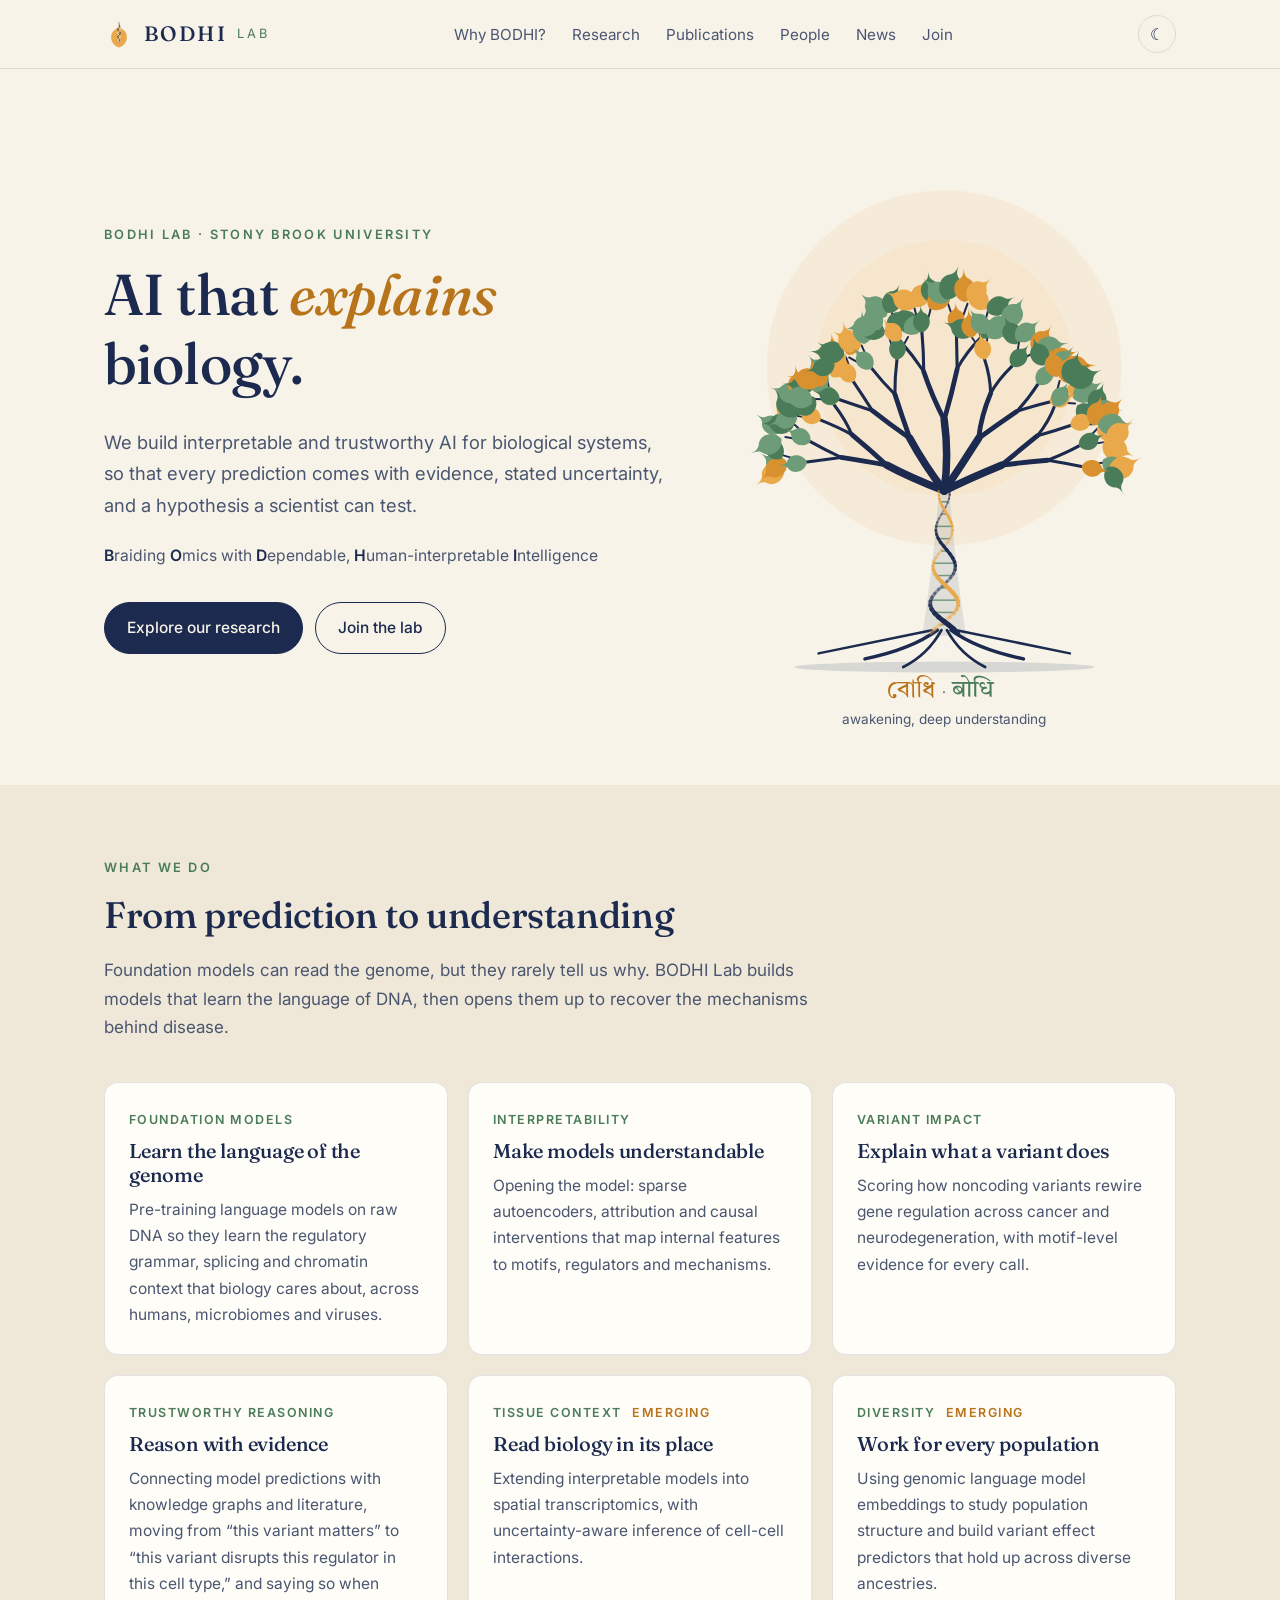
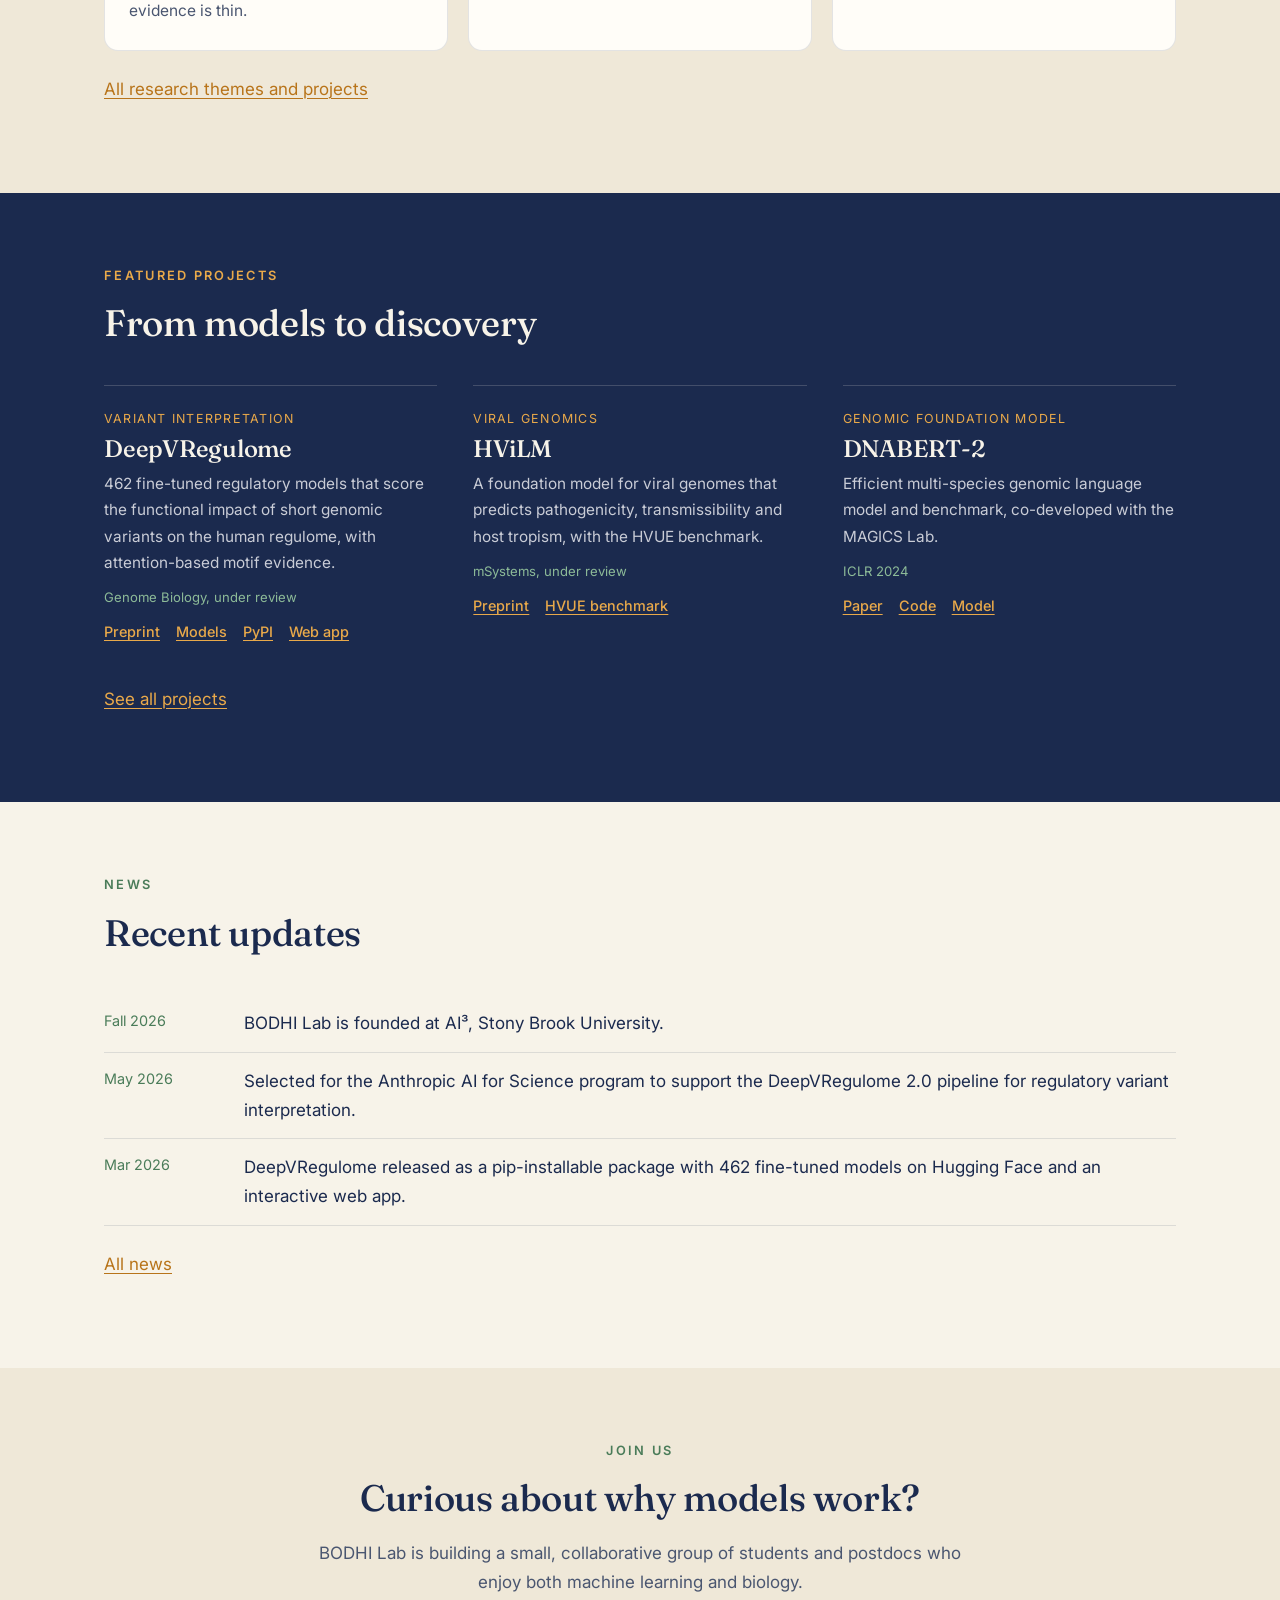
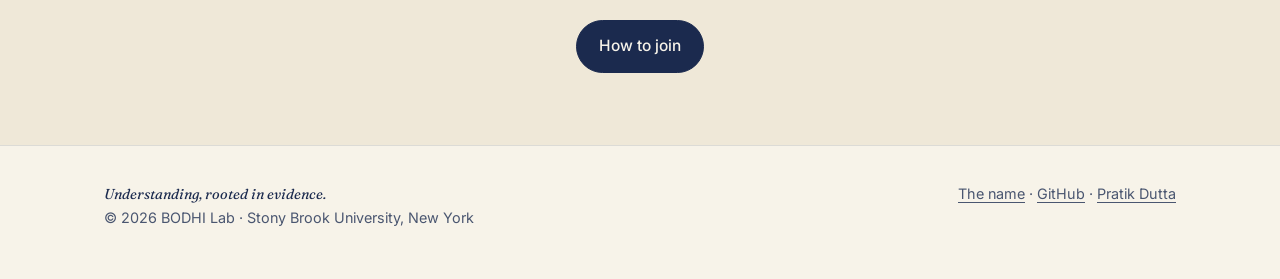
<file: index-full.html>
<!doctype html>
<html lang="en">
<head>
  <meta charset="utf-8">
  <meta name="viewport" content="width=device-width, initial-scale=1">
  <title>BODHI Lab · Interpretable and Trustworthy AI for Biomedicine</title>
  <meta name="description" content="BODHI Lab at Stony Brook University builds interpretable, trustworthy AI for biological systems, from genomic foundation models to evidence-based reasoning about disease.">
  <meta name="theme-color" content="#F7F3E9" media="(prefers-color-scheme: light)">
  <meta name="theme-color" content="#1B2A4E" media="(prefers-color-scheme: dark)">
  <meta property="og:title" content="BODHI Lab · Interpretable and Trustworthy AI for Biomedicine">
  <meta property="og:description" content="Interpretable and trustworthy AI for biomedicine.">
  <meta property="og:image" content="assets/img/logo-light.svg">
  <link rel="canonical" href="https://bodhiilab.github.io/">
  <meta property="og:url" content="https://bodhiilab.github.io/">
  <link rel="icon" href="assets/img/favicon.svg" type="image/svg+xml">
  <link rel="preconnect" href="https://fonts.googleapis.com">
  <link rel="preconnect" href="https://fonts.gstatic.com" crossorigin>
  <link href="https://fonts.googleapis.com/css2?family=Fraunces:ital,opsz,wght@0,9..144,400;0,9..144,500;1,9..144,400&family=Inter:wght@400;500;600&family=Tiro+Devanagari+Sanskrit&family=Tiro+Bangla&display=swap" rel="stylesheet">
  <link rel="stylesheet" href="assets/css/style.css">
  <script>
    try { var t = localStorage.getItem('bodhi-theme'); if (t) document.documentElement.setAttribute('data-theme', t); } catch (e) {}
  </script>
</head>
<body>
<a class="skip-link" href="#main">Skip to content</a>

<header class="site-header">
  <nav class="wrap nav" aria-label="Main">
    <a class="brand" href="index.html" aria-label="BODHI Lab home">
      <img src="assets/img/favicon.svg" alt="">
      <b>BODHI</b><span>LAB</span>
    </a>
    <ul class="nav-links" id="nav-links">
      <li><a href="name.html">Why BODHI?</a></li>
      <li><a href="research.html">Research</a></li>
      <li><a href="publications.html">Publications</a></li>
      <li><a href="people.html">People</a></li>
      <li><a href="news.html">News</a></li>
      <li><a href="join.html">Join</a></li>
    </ul>
    <div class="nav-tools">
      <button class="icon-btn" id="theme-btn" aria-label="Switch light or dark theme">&#9788;</button>
      <button class="icon-btn menu-btn" id="menu-btn" aria-label="Open menu" aria-expanded="false">&#9776;</button>
    </div>
  </nav>
</header>

<main id="main">
  <section class="hero">
    <div class="wrap hero-grid">
      <div>
        <div class="eyebrow">BODHI Lab · Stony Brook University</div>
        <h1>AI that <em>explains</em> biology.</h1>
        <p class="lede">We build interpretable and trustworthy AI for biological systems, so that every prediction comes with evidence, stated uncertainty, and a hypothesis a scientist can test.</p>
        <p class="acronym"><b>B</b>raiding <b>O</b>mics with <b>D</b>ependable, <b>H</b>uman-interpretable <b>I</b>ntelligence</p>
        <div class="cta">
          <a class="btn primary" href="research.html">Explore our research</a>
          <a class="btn" href="join.html">Join the lab</a>
        </div>
      </div>
      <div class="tree-box">
        <noscript><img src="assets/img/logo-light.svg" alt="Bodhi tree whose trunk is a DNA double helix"></noscript>
        <svg id="bodhi-tree" role="img" aria-label="Bodhi tree whose trunk is a revolving DNA double helix."></svg>
        <p class="tree-caption"><span class="glyph-line"><span class="bn glyph">বোধি</span> · <span class="deva glyph green">बोधि</span></span>awakening, deep understanding</p>
      </div>
    </div>
  </section>

  <section class="alt">
    <div class="wrap">
      <div class="section-head reveal">
        <div class="eyebrow">What we do</div>
        <h2>From prediction to understanding</h2>
        <p>Foundation models can read the genome, but they rarely tell us why. BODHI Lab builds models that learn the language of DNA, then opens them up to recover the mechanisms behind disease.</p>
      </div>
      <div class="cards three" id="themes" data-compact="true"></div>
      <p class="more reveal"><a href="research.html">All research themes and projects</a></p>
    </div>
  </section>

  <section class="band">
    <div class="wrap">
      <div class="section-head reveal">
        <div class="eyebrow">Featured projects</div>
        <h2>From models to discovery</h2>
      </div>
      <div class="projects" id="projects-grid" data-limit="3"></div>
      <p class="more reveal"><a class="on-band" href="research.html#projects">See all projects</a></p>
    </div>
  </section>

  <section>
    <div class="wrap">
      <div class="section-head reveal">
        <div class="eyebrow">News</div>
        <h2>Recent updates</h2>
      </div>
      <ul class="news reveal" id="news-list" data-limit="3"></ul>
      <p class="more"><a href="news.html">All news</a></p>
    </div>
  </section>

  <section class="join alt">
    <div class="wrap reveal">
      <div class="eyebrow">Join us</div>
      <h2>Curious about why models work?</h2>
      <p>BODHI Lab is building a small, collaborative group of students and postdocs who enjoy both machine learning and biology.</p>
      <a class="btn primary" href="join.html">How to join</a>
    </div>
  </section>

</main>

<footer>
  <div class="wrap foot">
    <div><span class="motto">Understanding, rooted in evidence.</span><br>&copy; <span id="year"></span> BODHI Lab · Stony Brook University, New York</div>
    <div><a href="name.html">The name</a> · <a href="https://github.com/BodhiiLab">GitHub</a> · <a href="https://duttaprat.github.io/">Pratik Dutta</a></div>
  </div>
</footer>

<script src="assets/js/bodhi-tree.js"></script>
<script src="assets/js/main.js"></script>
</body>
</html>
</file>
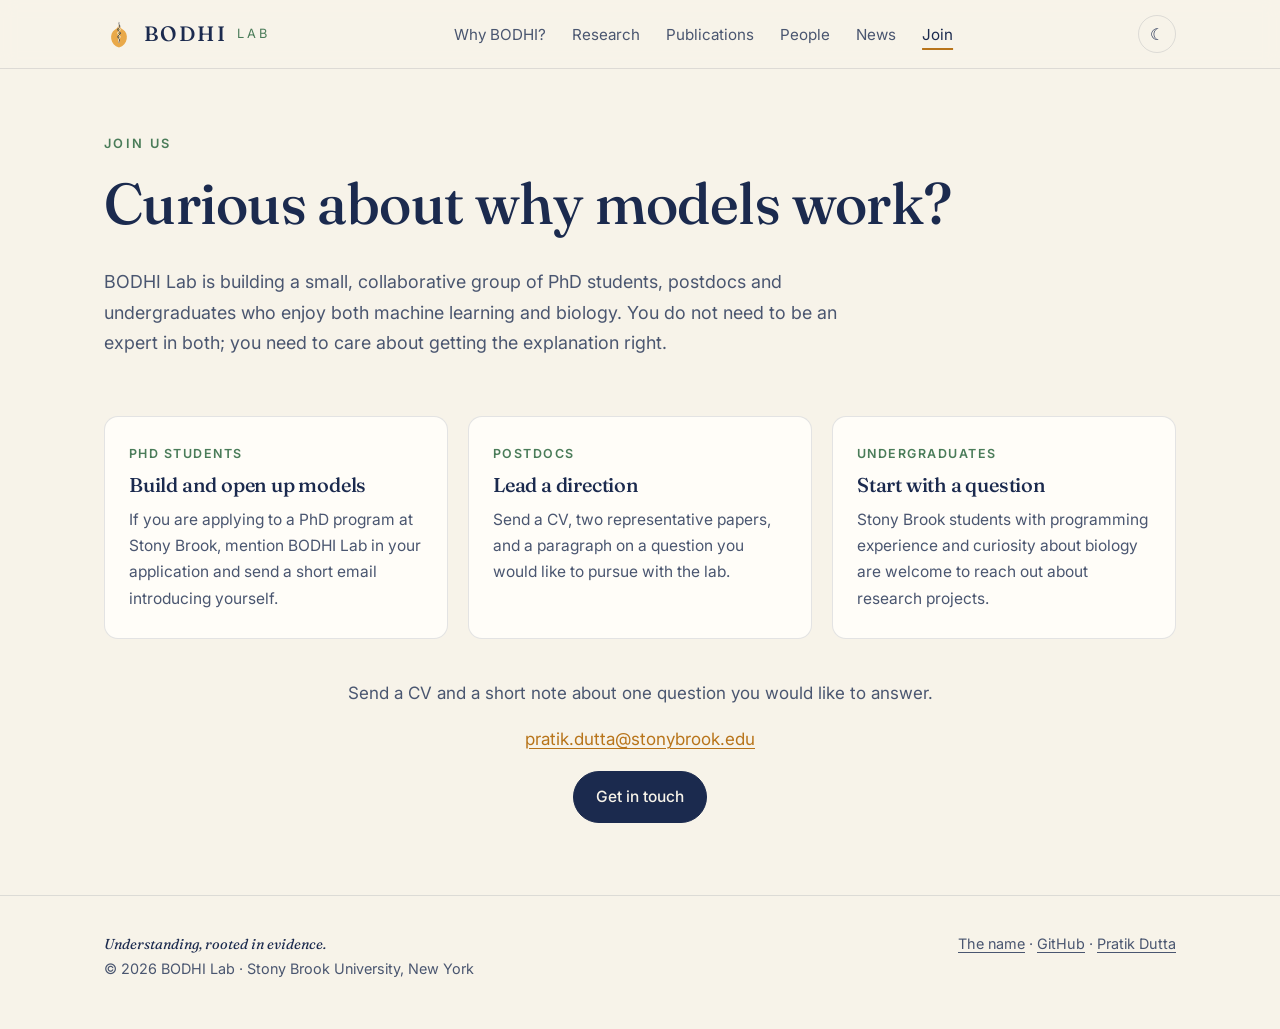
<file: join.html>
<!doctype html>
<html lang="en">
<head>
  <meta charset="utf-8">
  <meta name="viewport" content="width=device-width, initial-scale=1">
  <title>Join · BODHI Lab</title>
  <meta name="description" content="Opportunities for PhD students, postdocs and undergraduates at BODHI Lab.">
  <meta name="theme-color" content="#F7F3E9" media="(prefers-color-scheme: light)">
  <meta name="theme-color" content="#1B2A4E" media="(prefers-color-scheme: dark)">
  <meta property="og:title" content="Join · BODHI Lab">
  <meta property="og:description" content="Interpretable and trustworthy AI for biomedicine.">
  <meta property="og:image" content="assets/img/logo-light.svg">
  <link rel="canonical" href="https://bodhiilab.github.io/join.html">
  <meta property="og:url" content="https://bodhiilab.github.io/join.html">
  <link rel="icon" href="assets/img/favicon.svg" type="image/svg+xml">
  <link rel="preconnect" href="https://fonts.googleapis.com">
  <link rel="preconnect" href="https://fonts.gstatic.com" crossorigin>
  <link href="https://fonts.googleapis.com/css2?family=Fraunces:ital,opsz,wght@0,9..144,400;0,9..144,500;1,9..144,400&family=Inter:wght@400;500;600&family=Tiro+Devanagari+Sanskrit&family=Tiro+Bangla&display=swap" rel="stylesheet">
  <link rel="stylesheet" href="assets/css/style.css">
  <script>
    try { var t = localStorage.getItem('bodhi-theme'); if (t) document.documentElement.setAttribute('data-theme', t); } catch (e) {}
  </script>
</head>
<body>
<a class="skip-link" href="#main">Skip to content</a>

<header class="site-header">
  <nav class="wrap nav" aria-label="Main">
    <a class="brand" href="index.html" aria-label="BODHI Lab home">
      <img src="assets/img/favicon.svg" alt="">
      <b>BODHI</b><span>LAB</span>
    </a>
    <ul class="nav-links" id="nav-links">
      <li><a href="name.html">Why BODHI?</a></li>
      <li><a href="research.html">Research</a></li>
      <li><a href="publications.html">Publications</a></li>
      <li><a href="people.html">People</a></li>
      <li><a href="news.html">News</a></li>
      <li><a href="join.html" aria-current="page">Join</a></li>
    </ul>
    <div class="nav-tools">
      <button class="icon-btn" id="theme-btn" aria-label="Switch light or dark theme">&#9788;</button>
      <button class="icon-btn menu-btn" id="menu-btn" aria-label="Open menu" aria-expanded="false">&#9776;</button>
    </div>
  </nav>
</header>

<main id="main">
  <section class="page-head">
    <div class="wrap">
      <div class="eyebrow">Join us</div>
      <h1>Curious about why models work?</h1>
      <p class="lede">BODHI Lab is building a small, collaborative group of PhD students, postdocs and undergraduates who enjoy both machine learning and biology. You do not need to be an expert in both; you need to care about getting the explanation right.</p>
    </div>
  </section>

  <section class="tight">
    <div class="wrap">
      <div class="cards three">
        <article class="card reveal"><div class="label">PhD students</div><h3>Build and open up models</h3><p>If you are applying to a PhD program at Stony Brook, mention BODHI Lab in your application and send a short email introducing yourself.</p></article>
        <article class="card reveal"><div class="label">Postdocs</div><h3>Lead a direction</h3><p>Send a CV, two representative papers, and a paragraph on a question you would like to pursue with the lab.</p></article>
        <article class="card reveal"><div class="label">Undergraduates</div><h3>Start with a question</h3><p>Stony Brook students with programming experience and curiosity about biology are welcome to reach out about research projects.</p></article>
      </div>
      <div class="join-cta reveal">
        <p>Send a CV and a short note about one question you would like to answer.</p>
        <p class="email"><a id="email-link" href="#"></a></p>
        <a class="btn primary" id="join-btn" href="#">Get in touch</a>
      </div>
    </div>
  </section>

</main>

<footer>
  <div class="wrap foot">
    <div><span class="motto">Understanding, rooted in evidence.</span><br>&copy; <span id="year"></span> BODHI Lab · Stony Brook University, New York</div>
    <div><a href="name.html">The name</a> · <a href="https://github.com/BodhiiLab">GitHub</a> · <a href="https://duttaprat.github.io/">Pratik Dutta</a></div>
  </div>
</footer>

<script src="assets/js/bodhi-tree.js"></script>
<script src="assets/js/main.js"></script>
</body>
</html>
</file>
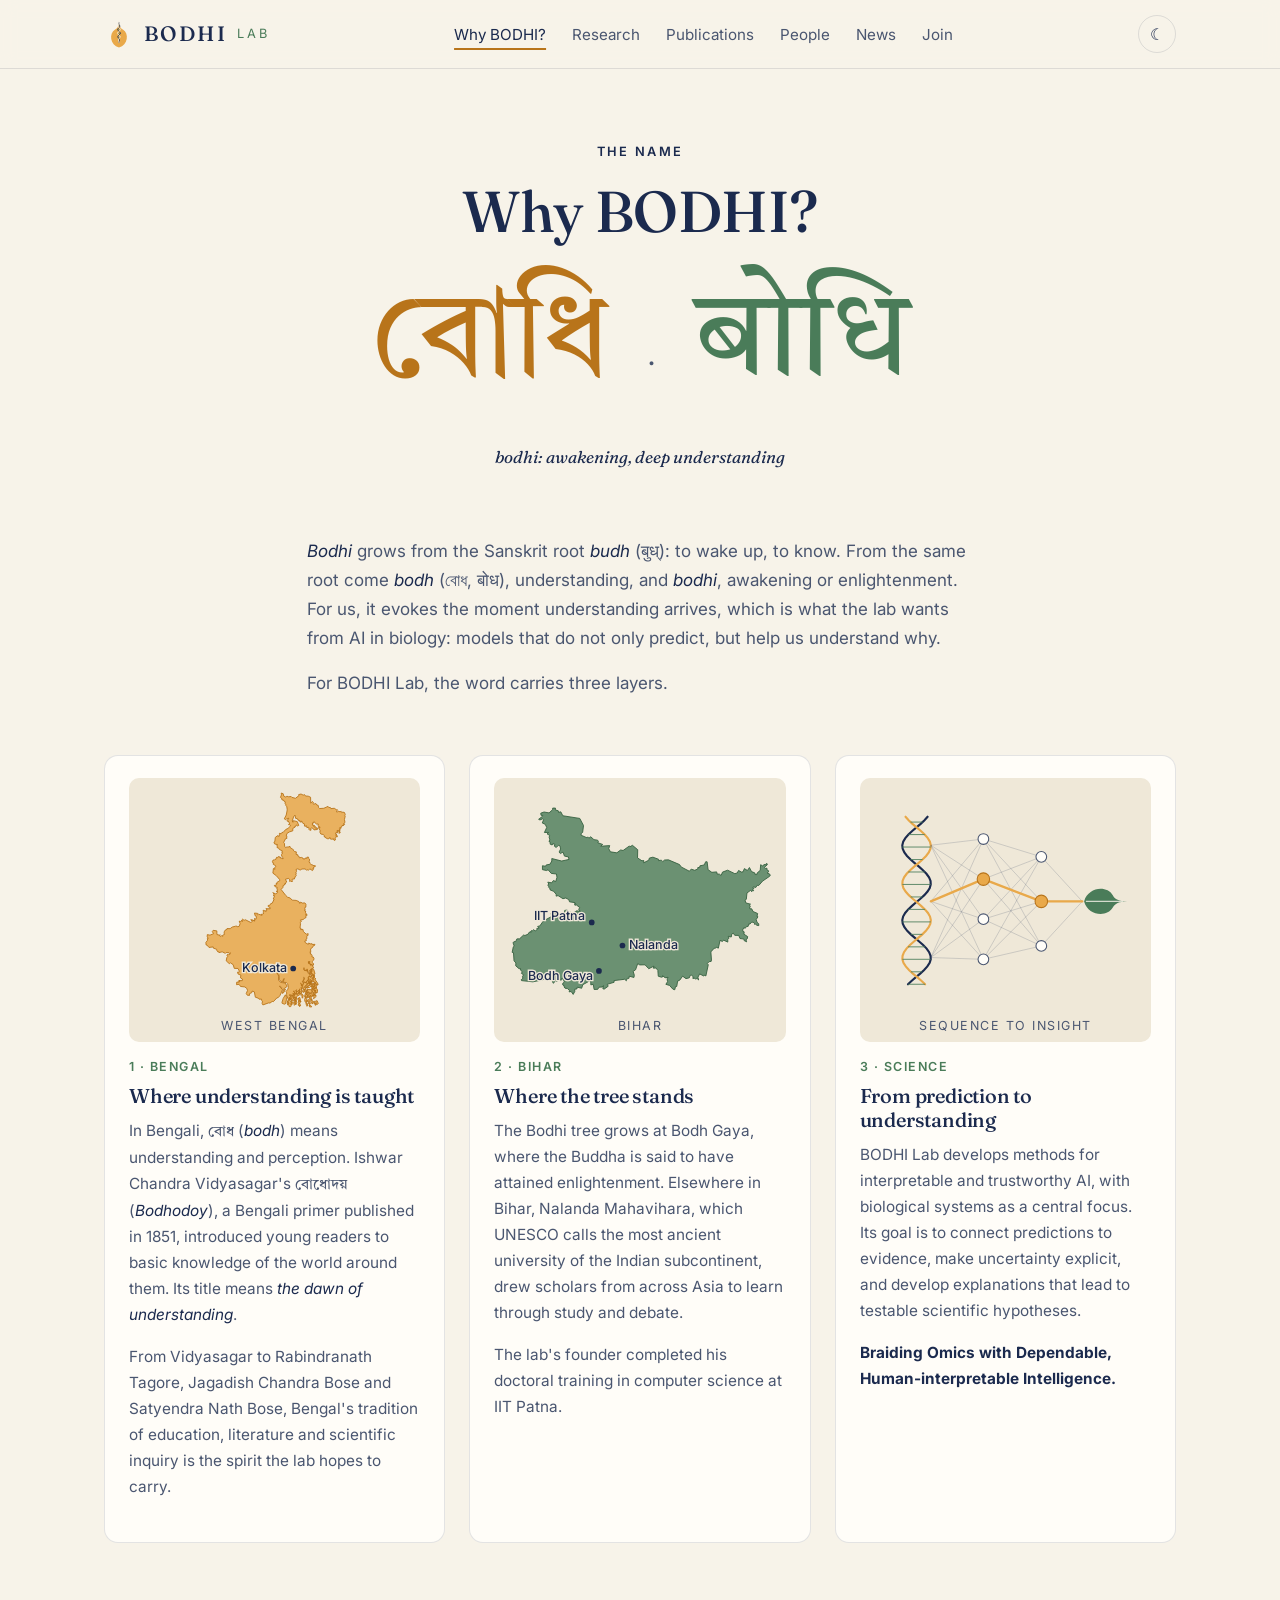
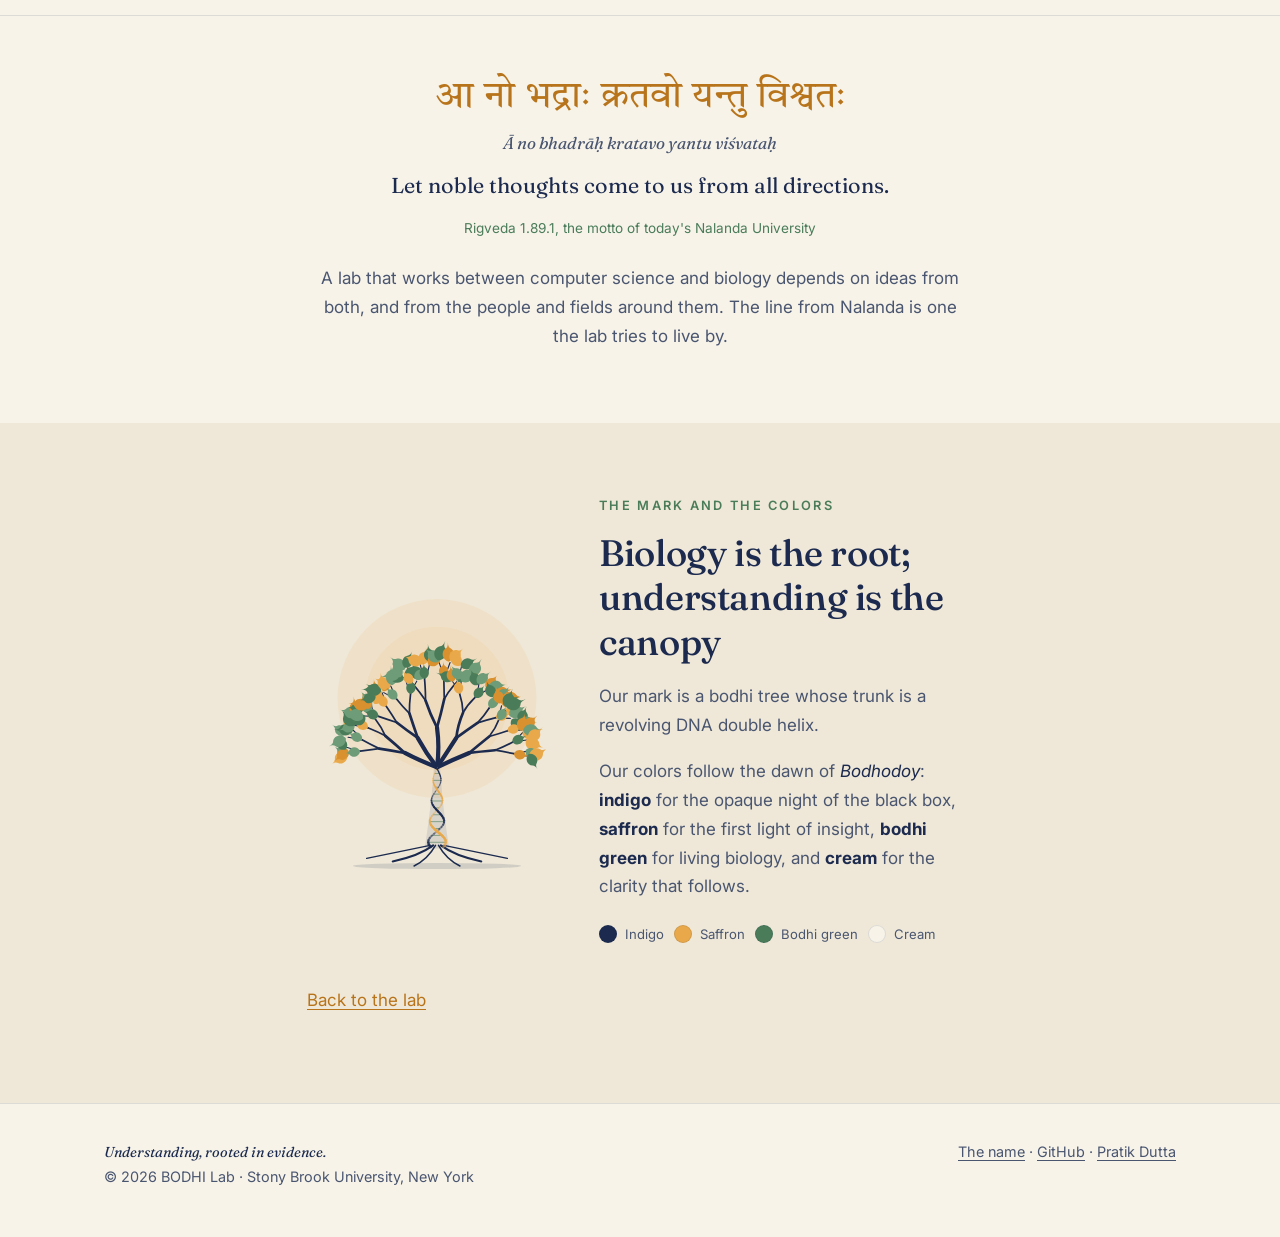
<file: name.html>
<!doctype html>
<html lang="en">
<head>
  <meta charset="utf-8">
  <meta name="viewport" content="width=device-width, initial-scale=1">
  <title>Why BODHI? · BODHI Lab</title>
  <meta name="description" content="The meaning behind the name BODHI Lab.">
  <meta name="theme-color" content="#F7F3E9" media="(prefers-color-scheme: light)">
  <meta name="theme-color" content="#1B2A4E" media="(prefers-color-scheme: dark)">
  <meta property="og:title" content="Why BODHI? · BODHI Lab">
  <meta property="og:description" content="Interpretable and trustworthy AI for biomedicine.">
  <meta property="og:image" content="assets/img/logo-light.svg">
  <link rel="canonical" href="https://bodhiilab.github.io/name.html">
  <meta property="og:url" content="https://bodhiilab.github.io/name.html">
  <link rel="icon" href="assets/img/favicon.svg" type="image/svg+xml">
  <link rel="preconnect" href="https://fonts.googleapis.com">
  <link rel="preconnect" href="https://fonts.gstatic.com" crossorigin>
  <link href="https://fonts.googleapis.com/css2?family=Fraunces:ital,opsz,wght@0,9..144,400;0,9..144,500;1,9..144,400&family=Inter:wght@400;500;600&family=Tiro+Devanagari+Sanskrit&family=Tiro+Bangla&display=swap" rel="stylesheet">
  <link rel="stylesheet" href="assets/css/style.css">
  <script>
    try { var t = localStorage.getItem('bodhi-theme'); if (t) document.documentElement.setAttribute('data-theme', t); } catch (e) {}
  </script>
</head>
<body>
<a class="skip-link" href="#main">Skip to content</a>

<header class="site-header">
  <nav class="wrap nav" aria-label="Main">
    <a class="brand" href="index.html" aria-label="BODHI Lab home">
      <img src="assets/img/favicon.svg" alt="">
      <b>BODHI</b><span>LAB</span>
    </a>
    <ul class="nav-links" id="nav-links">
      <li><a href="name.html" aria-current="page">Why BODHI?</a></li>
      <li><a href="research.html">Research</a></li>
      <li><a href="publications.html">Publications</a></li>
      <li><a href="people.html">People</a></li>
      <li><a href="news.html">News</a></li>
      <li><a href="join.html">Join</a></li>
    </ul>
    <div class="nav-tools">
      <button class="icon-btn" id="theme-btn" aria-label="Switch light or dark theme">&#9788;</button>
      <button class="icon-btn menu-btn" id="menu-btn" aria-label="Open menu" aria-expanded="false">&#9776;</button>
    </div>
  </nav>
</header>

<main id="main">
  <section class="name-hero">
    <div class="wrap">
      <div class="eyebrow">The name</div>
      <h1 class="name-title">Why BODHI?</h1>
      <div class="glyphs"><span class="bn glyph">বোধি</span><span class="sep">·</span><span class="deva glyph green">बोधि</span></div>
      <p class="gloss">bodhi: awakening, deep understanding</p>
    </div>
  </section>

  <section style="padding-top:24px;padding-bottom:40px">
    <div class="wrap prose">
      <p><em>Bodhi</em> grows from the Sanskrit root <em>budh</em> (बुध्): to wake up, to know. From the same root come <em>bodh</em> (বোধ, बोध), understanding, and <em>bodhi</em>, awakening or enlightenment. For us, it evokes the moment understanding arrives, which is what the lab wants from AI in biology: models that do not only predict, but help us understand why.</p>
      <p>For BODHI Lab, the word carries three layers.</p>
    </div>
  </section>

  <section style="padding-top:0">
    <div class="wrap roots">
      <article class="root-card reveal">
        <figure><svg class="map" viewBox="0 0 300 250" role="img" aria-label="Map of West Bengal" xmlns:c2pa="http://c2pa.org/manifest"><metadata><c2pa:manifest>[base64]/XfKfBpU2s/[base64]/[base64]/[base64]/[base64]/3cyjxFA3Qo5S46fX0/ihY0VZ7mfb9KF703t5OjWDBWMA4GA1UdDwEB/wQEAwIHgDAVBgNVHSUEDjAMBgorBgEEAYPoXgIBMAwGA1UdEwEB/wQCMAAwHwYDVR0jBBgwFoAUzlHiBIFOZFsj+OPEz5o+nMHXXMIwCgYIKoZIzj0EAwMDZwAwZAIwMXMdFJ4BetLLVY7ORuE9noqbbAZOZn/aArXyTwFAZfKrPzxF2vPoJNf1+UCdg1XGAjBwX1zd9WGqYkqmL5SFqw1QySjr1zJfpJM9+1rdDwSPLMOPOjKuiXjoU/[base64]/jfk14N+ng3bNIw3Dme+pGVAbu5vmKk3Cn24FyjMzhMh53Jys5RlBWgG63yvGpRr711aq5nGU=</c2pa:manifest></metadata><path class="map-hi-saffron" d="M190.6 241.9 L191.6 243.4 L189.3 243.5 L189.0 241.2 L190.6 241.9ZM179.4 241.4 L178.0 243.1 L177.5 242.1 L177.7 242.0 L178.2 241.6 L178.2 241.3 L177.5 242.0 L176.4 241.4 L177.0 239.3 L179.4 241.4ZM187.0 241.7 L187.6 241.9 L185.8 242.5 L186.0 241.5 L184.9 239.8 L186.6 239.3 L187.0 241.7ZM194.9 239.3 L195.2 239.4 L196.2 239.2 L196.5 241.3 L195.4 241.5 L195.1 239.7 L194.7 239.6 L194.1 239.8 L194.0 239.6 L193.9 238.9 L193.5 237.3 L194.3 237.4 L194.8 237.0 L194.9 239.3ZM170.1 237.8 L170.6 239.5 L168.9 241.2 L168.8 237.0 L170.1 237.8ZM174.9 238.4 L173.8 240.9 L172.9 238.0 L174.3 236.9 L174.9 238.4ZM165.1 237.3 L164.4 237.5 L164.3 238.1 L164.6 238.5 L165.5 238.6 L165.7 239.7 L164.9 240.6 L164.9 241.5 L163.8 237.9 L164.7 236.4 L165.1 237.3ZM199.0 239.7 L197.4 240.8 L196.5 240.0 L196.3 237.5 L196.2 237.3 L195.7 237.1 L197.6 236.4 L199.0 239.7ZM178.4 236.0 L178.8 235.9 L179.6 237.7 L179.2 237.9 L178.8 236.8 L178.1 236.3 L177.7 236.3 L178.7 236.9 L178.9 237.5 L178.5 237.0 L178.3 237.0 L178.1 237.2 L178.7 238.6 L178.0 240.0 L177.2 239.3 L176.7 236.8 L177.8 235.8 L178.4 236.0ZM193.1 237.5 L192.3 240.2 L190.5 237.5 L190.8 235.4 L193.1 237.5ZM173.3 237.2 L172.7 237.7 L172.6 239.0 L173.4 240.4 L172.1 241.7 L171.4 238.1 L172.3 236.6 L171.0 236.1 L171.7 235.9 L172.0 235.0 L172.3 235.7 L173.3 237.2ZM167.3 235.0 L166.9 236.0 L168.7 238.3 L167.9 240.5 L168.6 242.2 L168.0 243.1 L166.3 243.1 L166.1 241.7 L165.1 240.8 L165.8 240.0 L165.8 238.6 L164.4 237.7 L165.3 237.3 L165.3 234.7 L167.3 235.0ZM190.2 234.8 L189.2 237.0 L190.0 239.9 L189.3 240.4 L189.3 239.6 L188.8 239.3 L188.7 239.4 L189.4 240.7 L188.0 239.9 L188.2 236.9 L186.2 237.2 L186.9 236.6 L187.3 235.2 L187.5 235.3 L188.0 235.2 L188.9 234.5 L190.2 234.8ZM175.1 233.4 L174.8 235.7 L173.5 237.1 L173.1 234.4 L173.7 233.9 L174.0 233.1 L174.5 233.5 L175.1 233.4ZM184.9 234.0 L186.1 234.8 L185.8 235.2 L185.8 236.0 L186.7 236.4 L185.6 237.0 L185.4 236.5 L185.2 236.5 L185.6 237.0 L186.0 236.9 L186.2 237.6 L184.9 237.8 L185.0 238.0 L185.9 238.7 L185.6 239.1 L184.2 237.7 L183.6 235.4 L184.4 232.7 L184.9 234.0ZM178.8 233.6 L178.4 234.3 L178.9 235.8 L177.7 235.7 L176.8 236.5 L176.2 234.9 L177.0 234.2 L177.3 233.8 L177.4 233.4 L176.2 234.3 L177.8 232.6 L178.8 233.6ZM173.3 233.1 L173.8 233.1 L173.0 234.4 L173.1 236.4 L171.5 233.9 L173.0 232.6 L173.3 233.1ZM170.4 230.8 L170.3 231.9 L170.7 233.2 L171.4 233.6 L171.3 234.4 L170.0 234.8 L169.9 235.6 L170.1 236.4 L169.0 236.9 L168.3 234.0 L168.8 233.8 L168.8 233.2 L168.1 232.9 L168.7 233.3 L168.2 234.2 L167.8 233.5 L166.8 232.9 L168.6 231.8 L169.5 230.5 L170.4 230.8ZM189.8 230.6 L189.9 230.7 L190.6 230.9 L190.5 231.1 L190.8 233.2 L191.4 234.0 L191.2 235.0 L192.3 235.4 L192.0 236.1 L190.1 233.9 L189.0 233.8 L189.1 231.2 L189.8 230.6ZM163.4 232.5 L163.1 233.1 L163.3 235.5 L162.3 238.2 L162.7 239.4 L161.0 240.4 L158.4 239.4 L158.2 238.3 L159.6 233.9 L162.0 229.9 L163.4 232.5ZM187.3 229.9 L187.1 230.2 L187.1 230.3 L187.2 230.4 L187.4 230.2 L187.7 229.8 L187.6 230.0 L187.7 230.2 L188.8 230.4 L187.4 233.4 L187.2 233.2 L187.5 233.0 L187.4 232.5 L187.2 232.1 L187.0 231.9 L186.3 231.8 L187.0 230.5 L186.7 230.2 L187.3 229.9ZM196.5 230.3 L196.3 231.0 L195.3 230.0 L194.9 230.2 L196.5 231.6 L194.2 234.1 L193.2 233.6 L194.5 232.8 L194.5 232.1 L193.4 231.4 L194.6 230.2 L194.6 229.1 L196.5 230.3ZM181.2 230.1 L182.0 230.2 L181.4 233.7 L180.4 232.3 L180.7 231.7 L179.7 230.7 L180.8 228.9 L181.2 230.1ZM174.5 229.1 L175.4 229.3 L175.7 230.7 L175.6 231.4 L174.1 232.4 L174.6 233.5 L173.1 232.5 L172.9 232.6 L172.3 233.1 L171.9 231.7 L172.2 230.0 L172.9 229.3 L172.9 228.7 L173.5 228.8 L174.5 229.1ZM186.9 230.5 L186.4 230.8 L186.2 231.8 L186.8 232.1 L186.0 233.9 L185.8 232.4 L184.8 233.3 L184.5 232.7 L184.1 232.6 L184.0 231.9 L184.3 232.0 L184.4 231.9 L184.9 231.5 L183.9 231.8 L183.9 232.0 L183.6 231.4 L184.5 230.7 L183.7 231.0 L184.5 228.5 L186.9 230.5ZM191.1 228.2 L192.1 227.6 L194.4 228.9 L194.5 230.2 L193.6 230.8 L193.8 230.1 L193.4 229.4 L193.2 229.5 L193.7 230.1 L193.3 231.3 L193.0 230.8 L192.2 230.5 L192.1 229.6 L191.8 229.7 L192.3 230.8 L193.0 230.9 L191.0 232.5 L190.7 230.8 L189.8 230.6 L188.4 227.6 L189.0 228.1 L191.1 228.2ZM185.2 228.0 L187.6 228.0 L187.9 229.5 L186.7 230.1 L184.5 228.4 L184.7 227.5 L185.2 228.0ZM185.7 226.5 L186.7 227.1 L187.1 226.6 L187.2 227.1 L187.9 227.3 L187.6 227.7 L185.1 227.8 L184.7 225.7 L185.5 225.4 L185.7 226.5ZM184.4 224.5 L183.5 225.9 L183.3 225.7 L183.5 225.3 L183.4 225.0 L183.3 225.0 L183.2 225.7 L183.6 226.2 L182.5 226.6 L183.3 226.6 L182.9 227.0 L181.0 226.4 L182.2 223.8 L184.4 224.5ZM160.1 227.4 L158.6 228.3 L159.6 224.8 L162.2 223.5 L160.1 227.4ZM191.6 224.1 L191.8 227.6 L189.8 228.0 L187.1 226.5 L186.7 227.0 L185.8 226.4 L185.8 225.2 L186.3 225.2 L186.7 225.0 L186.9 225.7 L187.6 225.8 L186.7 225.0 L185.8 225.1 L186.2 223.9 L191.6 224.1ZM196.9 222.5 L198.2 224.4 L197.7 227.5 L196.9 226.7 L197.3 227.6 L196.5 227.7 L195.3 226.7 L196.1 225.6 L195.9 225.3 L195.6 225.1 L196.5 224.7 L196.6 224.5 L195.6 225.0 L195.1 225.7 L195.0 225.2 L194.4 224.9 L194.7 224.9 L195.3 224.3 L194.4 224.8 L194.6 224.4 L194.1 223.9 L194.8 222.6 L194.8 222.2 L196.0 222.4 L196.9 222.5ZM188.2 221.2 L188.7 220.9 L189.0 221.8 L187.8 221.8 L187.4 222.2 L187.1 221.5 L186.9 222.5 L185.6 222.1 L187.0 220.0 L187.6 220.0 L187.6 220.4 L187.8 221.0 L188.2 221.2ZM191.5 218.3 L192.1 220.8 L191.4 220.7 L191.2 219.7 L191.3 220.7 L190.4 220.9 L189.4 219.4 L188.8 219.2 L190.0 218.5 L189.5 217.4 L191.5 218.3ZM194.8 218.3 L194.6 218.9 L194.2 218.0 L193.9 217.8 L193.5 217.9 L194.8 219.2 L194.2 221.1 L193.7 220.3 L193.5 220.2 L194.1 221.2 L192.4 221.8 L192.4 223.6 L193.3 224.6 L192.8 222.2 L194.0 222.2 L193.8 222.4 L193.9 222.5 L194.5 222.9 L193.9 223.8 L194.3 225.1 L195.1 225.8 L195.9 225.5 L195.0 226.6 L196.2 227.9 L195.8 228.7 L194.2 227.9 L194.3 227.6 L194.0 227.3 L194.4 227.2 L194.4 226.9 L193.9 227.3 L194.1 227.8 L192.9 227.3 L192.0 224.8 L191.6 221.8 L193.1 219.2 L192.9 218.5 L193.0 219.2 L192.0 219.1 L191.3 217.4 L192.3 217.7 L193.4 216.6 L194.8 218.3ZM196.2 218.3 L197.3 219.0 L195.9 219.7 L196.7 219.9 L196.8 222.3 L196.4 222.3 L196.5 222.1 L196.5 221.3 L196.4 221.2 L196.3 221.2 L196.4 222.3 L194.8 222.2 L194.5 222.9 L193.9 222.0 L195.2 218.7 L194.3 216.4 L195.4 216.1 L196.2 218.3ZM187.2 217.4 L185.2 218.9 L183.1 221.2 L185.2 223.2 L184.6 224.4 L182.4 223.6 L181.2 220.1 L182.0 217.7 L183.6 215.7 L187.2 217.4ZM189.6 216.4 L189.7 215.9 L190.0 216.0 L190.3 217.3 L189.6 217.2 L189.3 217.5 L189.8 218.5 L186.8 219.9 L185.3 222.2 L184.0 221.8 L185.7 218.9 L188.0 217.0 L188.8 217.6 L189.1 217.5 L189.2 217.2 L188.7 215.8 L189.0 215.8 L189.1 216.4 L189.4 216.6 L189.6 216.4ZM188.6 214.3 L187.6 215.0 L187.9 215.7 L188.3 216.3 L188.7 216.3 L189.0 217.5 L188.0 216.8 L187.4 217.3 L185.6 216.2 L185.8 214.8 L187.3 213.6 L187.4 212.9 L188.1 212.6 L188.6 214.3ZM192.9 211.9 L192.7 213.6 L193.6 215.0 L192.2 214.7 L192.0 215.3 L191.0 214.6 L191.3 213.9 L191.0 213.3 L190.6 212.9 L190.4 212.9 L190.2 213.1 L190.1 212.9 L189.6 212.3 L189.3 212.3 L190.1 213.1 L191.0 213.4 L190.9 214.6 L192.0 215.4 L191.7 216.2 L192.2 217.6 L191.4 217.0 L190.4 217.3 L190.2 216.3 L190.9 216.1 L191.0 215.8 L190.9 215.6 L189.2 215.5 L190.6 213.9 L189.2 215.4 L189.3 215.6 L189.5 215.7 L190.8 215.6 L190.8 216.1 L189.7 215.8 L189.6 216.0 L189.5 216.5 L189.3 216.5 L189.1 215.8 L188.8 215.7 L188.6 215.9 L188.6 216.2 L188.4 216.3 L187.7 215.0 L188.4 214.8 L188.7 214.3 L188.8 213.8 L188.2 212.6 L187.9 212.5 L188.1 211.2 L187.8 210.6 L187.9 210.4 L188.3 209.4 L189.0 209.4 L192.9 211.9ZM194.7 210.8 L196.3 212.0 L195.1 212.5 L197.9 216.2 L198.0 218.3 L199.1 218.0 L197.8 219.1 L196.2 217.5 L196.1 215.9 L194.3 215.7 L193.3 213.7 L193.6 209.3 L194.0 209.0 L194.4 207.8 L194.1 207.3 L194.8 208.4 L194.7 210.8ZM191.2 204.9 L191.6 207.0 L192.3 207.6 L191.0 208.5 L191.4 208.7 L191.4 209.0 L190.6 208.2 L190.8 207.5 L189.8 206.7 L190.3 203.9 L190.0 203.4 L189.3 203.1 L189.8 203.0 L190.3 202.4 L190.2 201.9 L190.3 201.7 L191.4 201.3 L191.2 204.9ZM192.8 201.0 L193.8 201.3 L195.3 206.3 L194.0 207.2 L193.7 209.1 L193.0 206.8 L193.6 209.1 L193.1 211.4 L191.8 210.3 L191.4 208.5 L192.7 208.0 L192.5 207.4 L191.8 207.0 L192.2 206.7 L192.3 206.5 L191.3 204.8 L192.1 202.9 L191.3 200.9 L192.8 201.0ZM162.6 8.0 L163.7 7.0 L165.7 7.6 L168.5 7.3 L169.3 8.3 L173.4 9.3 L177.2 6.3 L176.9 5.2 L179.6 4.5 L182.1 5.8 L183.4 5.1 L184.7 6.8 L187.6 6.9 L190.3 8.1 L190.5 14.8 L192.2 12.9 L193.6 14.1 L193.0 15.2 L193.9 15.9 L196.3 15.2 L197.2 16.8 L198.8 17.2 L199.3 19.6 L200.4 20.8 L205.2 20.5 L209.9 18.4 L210.5 19.5 L212.7 19.8 L213.1 20.9 L216.9 20.5 L219.4 22.2 L220.2 22.0 L220.6 22.7 L219.0 24.2 L219.8 24.6 L220.8 24.6 L221.4 23.7 L223.4 24.5 L224.6 23.9 L225.3 25.4 L226.5 24.8 L228.4 25.3 L229.2 27.6 L228.5 28.3 L229.2 29.1 L228.3 33.2 L228.9 36.1 L227.3 38.3 L228.0 38.0 L228.5 38.8 L227.2 39.0 L227.0 40.2 L227.0 39.4 L225.5 40.1 L225.5 41.1 L224.3 41.5 L224.6 42.8 L223.0 42.3 L223.8 43.6 L223.4 44.1 L222.6 43.6 L223.5 45.0 L222.3 45.9 L223.6 46.1 L222.2 47.1 L223.7 47.7 L222.8 48.6 L221.9 48.3 L222.6 47.8 L221.5 46.6 L222.0 45.4 L220.0 45.4 L220.6 47.0 L219.7 47.2 L220.9 47.6 L220.4 48.1 L219.3 47.5 L219.0 48.6 L218.3 48.4 L218.8 50.1 L219.8 50.0 L218.4 50.8 L219.0 51.3 L219.8 50.6 L220.5 52.4 L218.8 52.4 L219.2 52.8 L217.8 54.1 L218.2 56.1 L216.8 56.6 L216.2 55.7 L216.7 55.0 L213.4 55.2 L212.1 54.6 L211.9 53.2 L210.7 54.8 L209.0 54.6 L206.3 53.0 L206.4 52.3 L205.5 52.4 L205.9 51.2 L204.2 49.9 L201.8 49.4 L200.8 47.5 L201.0 45.1 L199.5 43.1 L199.7 41.7 L200.4 42.9 L200.9 41.5 L198.9 41.4 L199.5 40.7 L198.7 39.6 L199.0 38.2 L196.9 38.2 L194.0 35.5 L193.5 36.9 L192.8 36.6 L192.9 37.6 L191.9 37.6 L192.5 38.1 L192.3 39.4 L194.0 39.6 L194.0 41.0 L194.1 40.1 L195.0 40.2 L195.7 41.2 L195.0 42.2 L196.3 42.7 L196.6 42.0 L196.6 43.0 L197.9 42.6 L198.0 44.3 L194.2 44.8 L192.8 42.9 L191.0 42.7 L190.3 43.3 L190.9 45.0 L189.4 45.2 L188.4 44.1 L188.5 42.3 L187.6 41.8 L186.2 42.3 L185.7 40.1 L183.9 40.9 L183.1 39.0 L183.9 38.6 L180.9 36.6 L180.7 35.1 L179.7 35.1 L179.8 36.0 L178.3 35.7 L178.4 34.4 L177.1 34.7 L177.0 33.6 L175.8 33.3 L175.5 32.1 L173.6 31.9 L172.8 28.2 L171.3 29.9 L169.7 34.8 L170.5 36.2 L170.9 34.4 L175.4 35.5 L177.0 39.8 L175.6 40.3 L174.4 39.2 L173.7 40.8 L172.5 41.1 L172.8 41.7 L170.3 43.2 L170.4 45.8 L166.4 47.1 L163.7 48.9 L163.0 51.8 L163.9 52.2 L163.4 53.7 L164.0 54.1 L162.3 54.6 L160.1 58.8 L160.9 59.8 L161.3 63.7 L162.6 64.7 L163.9 63.6 L164.8 64.2 L167.2 63.2 L167.2 64.4 L171.4 67.3 L171.2 68.0 L172.5 69.1 L174.4 69.5 L174.0 72.2 L176.1 72.8 L175.9 73.8 L177.4 74.6 L177.7 76.0 L180.3 75.7 L181.8 76.5 L181.8 77.2 L183.7 77.5 L184.2 76.4 L186.4 76.6 L186.2 75.4 L188.0 75.4 L188.2 76.8 L189.1 77.6 L189.1 79.4 L188.3 80.2 L189.4 80.8 L189.3 82.1 L191.1 83.8 L191.7 83.2 L192.5 84.6 L195.8 85.1 L195.6 85.8 L193.7 86.5 L193.8 88.2 L192.8 88.2 L193.3 89.7 L192.4 90.4 L189.4 88.5 L187.8 90.2 L186.6 89.4 L185.8 89.9 L184.1 88.6 L180.6 88.7 L178.6 89.9 L176.0 88.5 L174.0 89.1 L174.6 91.4 L173.8 92.1 L174.2 94.1 L173.6 95.3 L174.3 95.9 L172.7 97.7 L172.9 98.6 L172.1 98.8 L172.3 99.8 L169.9 100.0 L169.4 101.2 L170.2 102.0 L169.3 103.1 L169.2 102.5 L168.5 102.9 L167.5 101.9 L166.9 102.7 L166.9 100.9 L165.6 99.2 L162.1 100.2 L163.5 103.3 L162.5 103.8 L162.0 105.7 L161.5 105.0 L160.8 106.8 L159.5 107.2 L159.3 109.3 L157.2 111.6 L162.5 118.4 L164.5 120.3 L167.4 121.2 L169.6 123.6 L174.1 123.9 L177.2 125.2 L178.2 127.3 L178.7 126.0 L179.4 126.0 L181.1 126.9 L183.9 126.7 L185.1 128.2 L185.0 131.5 L184.4 131.3 L183.8 132.8 L184.2 134.8 L183.6 135.0 L183.8 135.8 L184.8 135.8 L184.6 137.0 L185.2 137.3 L184.7 137.6 L185.3 138.4 L184.8 140.1 L186.0 139.5 L186.5 140.5 L185.1 140.8 L185.0 143.5 L183.9 143.5 L182.2 145.4 L179.0 145.8 L180.0 147.6 L178.3 149.0 L179.1 149.8 L178.4 155.0 L179.6 155.2 L179.2 156.7 L181.7 156.4 L182.2 158.8 L185.4 161.8 L187.6 161.2 L187.3 163.5 L186.3 163.4 L186.0 164.4 L186.2 166.9 L185.1 167.5 L185.6 169.1 L183.7 169.6 L184.6 171.5 L187.5 173.1 L188.2 173.0 L188.3 171.6 L189.7 172.7 L192.0 172.5 L192.2 173.4 L195.2 173.2 L194.7 174.5 L193.9 174.2 L192.3 176.9 L190.3 178.2 L190.5 182.0 L189.4 182.1 L190.3 182.6 L190.0 184.1 L191.3 184.3 L192.0 185.7 L191.9 187.4 L193.3 187.4 L194.1 188.9 L193.8 190.9 L192.2 192.3 L192.3 193.5 L193.8 195.3 L193.3 196.6 L192.7 197.2 L192.3 196.3 L192.0 195.9 L191.7 195.8 L190.1 196.4 L190.1 195.2 L189.5 194.5 L188.0 194.5 L188.1 193.1 L188.0 192.7 L188.2 193.2 L188.6 193.3 L188.8 193.3 L189.0 193.0 L189.0 193.3 L189.2 193.4 L189.3 193.4 L189.5 193.0 L189.5 192.7 L188.9 192.6 L189.4 192.8 L189.2 193.4 L189.0 192.9 L188.0 192.7 L187.9 193.5 L188.0 194.5 L190.0 195.2 L190.1 196.5 L191.9 196.0 L192.8 198.4 L193.7 198.7 L193.0 200.4 L191.4 200.7 L190.3 201.4 L189.3 203.1 L189.4 203.4 L189.9 203.4 L190.2 203.9 L189.6 204.4 L189.7 206.2 L188.6 206.1 L188.8 205.6 L188.1 204.2 L186.5 202.8 L187.0 202.5 L187.0 202.3 L186.3 201.9 L186.3 200.8 L186.3 202.2 L187.0 202.3 L186.4 202.8 L183.9 202.1 L183.4 202.4 L183.4 201.9 L183.1 201.8 L183.1 201.5 L182.8 201.3 L183.0 200.1 L182.9 199.4 L182.7 201.3 L183.4 202.4 L186.8 203.1 L187.7 205.8 L188.4 206.3 L189.5 206.3 L189.4 208.1 L190.0 209.1 L190.5 209.4 L190.6 209.5 L188.4 209.2 L187.7 210.6 L187.8 212.6 L187.4 212.9 L187.3 213.6 L185.5 214.9 L185.1 216.3 L183.9 215.7 L182.5 215.4 L181.3 215.4 L182.2 214.4 L183.2 212.1 L183.4 210.7 L182.5 210.2 L183.0 212.1 L181.1 215.2 L181.4 215.8 L182.7 216.1 L180.7 220.0 L179.9 219.1 L180.1 217.8 L178.9 216.6 L180.0 217.8 L179.8 219.0 L180.7 220.1 L181.0 222.3 L181.1 222.4 L181.3 222.7 L180.0 223.6 L180.2 222.6 L179.8 221.9 L180.0 221.5 L179.8 221.7 L179.8 222.0 L180.1 222.5 L179.9 223.6 L180.5 223.7 L179.9 225.6 L180.2 228.3 L179.1 229.3 L179.4 227.6 L178.9 228.5 L178.0 227.9 L178.0 227.3 L177.7 225.8 L178.2 225.7 L178.5 226.2 L178.7 226.3 L178.3 225.7 L177.8 225.7 L177.7 225.8 L177.6 226.3 L177.9 227.9 L178.8 228.7 L177.6 228.6 L177.9 229.6 L177.1 230.8 L175.8 229.7 L176.9 228.2 L177.0 227.6 L176.9 227.0 L175.8 226.0 L176.8 225.1 L177.5 225.5 L177.7 225.3 L178.0 224.7 L178.2 223.6 L178.2 223.1 L177.7 225.4 L176.7 225.1 L175.7 226.0 L176.9 227.2 L176.9 228.2 L175.4 228.4 L175.0 229.0 L174.3 228.8 L174.6 227.9 L174.2 227.1 L174.8 226.6 L174.9 226.3 L174.7 226.1 L174.0 226.0 L174.5 224.1 L173.8 225.0 L173.9 226.1 L174.9 226.4 L174.2 227.0 L174.5 228.0 L173.0 228.5 L172.5 229.4 L171.6 228.8 L172.5 228.0 L172.2 226.6 L171.2 226.0 L172.0 225.8 L171.3 225.9 L171.1 226.0 L171.2 226.2 L172.1 226.6 L172.4 228.0 L171.5 228.8 L172.1 229.4 L171.6 231.4 L171.8 233.1 L170.8 233.1 L170.5 232.1 L171.1 229.0 L170.9 228.3 L170.5 227.8 L171.0 229.0 L170.4 230.6 L169.4 230.4 L168.7 230.7 L168.7 229.8 L166.9 230.6 L167.0 229.5 L166.8 230.6 L168.9 231.1 L166.8 232.7 L166.7 233.0 L166.9 233.6 L167.6 234.7 L166.5 233.0 L167.7 234.8 L167.3 236.0 L167.3 234.9 L165.1 234.6 L163.1 229.7 L163.6 227.7 L162.7 226.3 L164.8 223.6 L165.4 221.4 L164.6 217.5 L163.1 216.1 L159.4 215.6 L160.8 211.7 L160.2 211.7 L158.7 215.3 L156.2 214.2 L155.2 212.5 L154.7 207.4 L153.8 206.1 L152.3 205.9 L154.0 207.5 L154.5 209.1 L154.4 213.5 L156.0 215.4 L157.1 216.0 L162.0 216.7 L164.0 220.4 L159.2 224.0 L157.8 222.6 L158.1 222.1 L158.0 221.9 L156.4 220.2 L155.3 220.2 L158.8 224.1 L156.0 230.6 L154.0 233.0 L152.5 233.3 L148.6 237.5 L147.2 237.3 L144.8 239.1 L143.0 239.0 L136.8 241.2 L135.9 239.6 L136.3 237.0 L135.3 236.1 L135.3 234.7 L132.4 234.7 L131.7 233.7 L128.3 232.5 L127.2 226.5 L124.6 225.7 L124.3 227.5 L121.8 228.5 L121.8 230.5 L119.3 230.3 L118.1 228.5 L119.5 225.0 L118.8 222.8 L116.5 221.0 L111.7 220.5 L110.1 218.1 L107.2 218.5 L107.5 215.5 L109.2 215.6 L109.7 214.8 L110.1 215.1 L109.5 215.5 L110.4 215.5 L110.8 214.5 L110.2 214.5 L110.1 213.4 L110.4 214.4 L110.9 213.4 L111.1 214.0 L113.7 213.9 L113.8 212.1 L111.6 210.8 L112.1 207.8 L109.0 206.6 L108.3 204.4 L110.0 204.5 L110.4 203.4 L108.9 200.3 L104.7 200.2 L103.4 196.0 L100.4 194.0 L99.1 194.9 L95.6 191.7 L96.3 188.1 L97.4 186.6 L96.3 185.4 L97.7 184.3 L98.3 185.0 L99.6 184.6 L100.4 182.7 L99.3 183.6 L98.7 182.6 L95.6 182.4 L94.7 183.3 L91.1 181.6 L87.5 182.5 L87.4 181.6 L86.3 181.7 L85.3 180.5 L84.8 178.7 L81.4 177.6 L81.0 176.1 L76.3 176.7 L74.0 174.0 L73.1 174.0 L72.8 171.1 L74.8 168.5 L74.4 166.7 L75.5 166.5 L74.3 164.8 L74.4 162.3 L77.4 162.9 L81.4 161.3 L80.0 158.8 L81.0 157.5 L85.1 158.1 L85.2 162.2 L88.1 162.9 L88.8 162.3 L88.2 163.7 L88.9 164.4 L90.3 163.5 L91.1 164.4 L91.7 164.1 L91.1 163.4 L93.9 161.8 L93.2 161.2 L93.4 159.2 L94.3 157.4 L96.5 156.4 L96.5 155.5 L100.0 155.6 L102.4 153.8 L106.3 152.8 L107.8 152.8 L108.0 153.5 L110.1 153.1 L111.2 150.0 L110.2 147.0 L111.2 147.8 L113.2 146.4 L113.6 147.7 L113.3 145.7 L114.1 144.9 L115.7 146.4 L116.9 145.5 L122.9 148.5 L123.9 148.5 L124.6 147.5 L123.2 145.5 L125.7 146.0 L125.4 146.6 L127.3 146.1 L126.6 147.0 L127.5 147.2 L127.7 143.8 L128.6 145.2 L129.5 144.1 L129.4 141.7 L128.2 141.3 L127.3 138.1 L131.0 138.5 L130.3 139.6 L130.8 140.0 L131.9 139.4 L135.8 140.6 L134.9 139.5 L136.8 139.3 L137.9 138.1 L137.1 137.6 L137.7 136.4 L137.0 136.1 L137.2 134.9 L140.4 136.2 L140.1 135.3 L141.6 134.4 L140.1 133.2 L144.9 133.3 L144.9 131.9 L142.8 130.9 L142.7 129.6 L144.5 129.4 L145.6 127.5 L147.3 127.0 L149.4 122.6 L148.4 122.3 L149.9 118.9 L149.3 118.2 L148.8 119.0 L149.3 116.7 L147.9 115.2 L150.9 116.5 L152.4 116.0 L153.3 114.7 L153.2 114.1 L151.8 114.0 L153.0 113.9 L152.3 113.3 L153.1 113.0 L153.4 111.9 L152.4 111.3 L152.9 109.3 L150.6 108.6 L149.7 107.4 L150.5 106.4 L150.4 107.5 L151.1 107.4 L152.0 106.2 L151.6 105.0 L152.8 104.9 L152.5 103.7 L155.7 101.8 L155.5 100.4 L152.0 96.3 L148.0 93.3 L148.6 88.1 L150.4 89.0 L149.9 87.5 L151.2 85.7 L151.0 84.9 L148.4 83.4 L148.6 81.7 L147.7 81.4 L147.5 80.1 L148.5 78.4 L149.4 79.1 L150.3 77.8 L151.5 77.7 L152.1 75.6 L152.9 76.1 L153.8 74.8 L156.2 75.2 L156.2 76.2 L156.9 76.5 L157.0 75.8 L157.8 76.9 L159.5 77.1 L159.6 76.1 L158.1 74.7 L157.6 72.6 L158.9 70.6 L158.1 70.5 L158.6 68.2 L155.3 66.8 L154.1 64.8 L152.8 64.8 L152.7 63.4 L153.3 62.9 L152.3 62.3 L153.3 61.4 L149.9 60.5 L149.2 58.4 L150.2 57.8 L150.7 53.2 L153.4 51.2 L154.1 52.2 L154.4 51.5 L155.5 51.6 L155.0 50.7 L155.8 49.9 L155.1 49.6 L155.4 48.6 L157.3 49.1 L158.2 47.6 L159.5 47.6 L162.3 44.4 L165.0 43.1 L168.0 40.1 L167.1 38.9 L165.9 39.2 L165.7 38.4 L167.1 37.2 L165.6 36.1 L165.5 34.9 L164.2 35.1 L163.7 34.3 L165.8 32.5 L165.7 31.7 L165.1 31.5 L165.0 32.4 L163.3 32.3 L162.4 33.4 L160.8 32.4 L163.0 28.1 L164.1 22.4 L163.6 18.4 L162.1 17.0 L162.5 16.1 L161.5 14.8 L162.1 13.3 L160.4 12.5 L159.8 11.2 L158.3 11.2 L157.7 9.0 L156.5 8.3 L157.6 5.5 L157.4 3.4 L159.6 4.2 L160.1 6.7 L162.6 8.0Z"/><circle class="map-dot" cx="170.8" cy="200.3" r="3.2"/><text class="map-label" x="163.8" y="204.3" text-anchor="end">Kolkata</text></svg><figcaption>West Bengal</figcaption></figure>
        <div class="label">1 · Bengal</div>
        <h3>Where understanding is taught</h3>
        <p>In Bengali, <span class="bn">বোধ</span> (<em>bodh</em>) means understanding and perception. Ishwar Chandra Vidyasagar's <span class="bn">বোধোদয়</span> (<em>Bodhodoy</em>), a Bengali primer published in 1851, introduced young readers to basic knowledge of the world around them. Its title means <em>the dawn of understanding</em>.</p>
        <p>From Vidyasagar to Rabindranath Tagore, Jagadish Chandra Bose and Satyendra Nath Bose, Bengal's tradition of education, literature and scientific inquiry is the spirit the lab hopes to carry.</p>
      </article>
      <article class="root-card reveal">
        <figure><svg class="map" viewBox="0 0 300 250" role="img" aria-label="Map of Bihar" xmlns:c2pa="http://c2pa.org/manifest"><metadata><c2pa:manifest>[base64]/YWIdgxqXfpe02ym2ZkDrAA+Jb9FoAR/[base64]/ClPi/[base64]/[base64]/[base64]/3cyjxFA3Qo5S46fX0/ihY0VZ7mfb9KF703t5OjWDBWMA4GA1UdDwEB/wQEAwIHgDAVBgNVHSUEDjAMBgorBgEEAYPoXgIBMAwGA1UdEwEB/wQCMAAwHwYDVR0jBBgwFoAUzlHiBIFOZFsj+OPEz5o+nMHXXMIwCgYIKoZIzj0EAwMDZwAwZAIwMXMdFJ4BetLLVY7ORuE9noqbbAZOZn/aArXyTwFAZfKrPzxF2vPoJNf1+UCdg1XGAjBwX1zd9WGqYkqmL5SFqw1QySjr1zJfpJM9+1rdDwSPLMOPOjKuiXjoU/[base64]</c2pa:manifest></metadata><path class="map-hi-green" d="M55.5 20.3 L55.4 22.3 L58.7 23.4 L58.9 25.1 L61.5 24.5 L63.8 28.9 L82.8 31.9 L87.0 39.9 L86.0 47.6 L84.4 48.9 L84.2 50.7 L90.8 53.6 L91.7 52.6 L93.0 54.1 L95.1 52.5 L98.7 55.7 L102.8 56.3 L103.7 57.7 L103.1 59.2 L108.5 61.1 L106.3 63.1 L116.4 62.4 L115.3 65.9 L117.2 69.4 L124.4 70.5 L128.7 67.3 L131.4 67.9 L138.5 62.8 L139.1 63.7 L141.9 62.1 L147.8 67.0 L147.6 76.2 L152.6 79.5 L154.6 79.1 L154.5 81.7 L160.2 78.8 L160.9 76.4 L164.9 75.4 L171.3 77.8 L171.2 79.3 L174.4 78.7 L175.9 80.4 L177.9 78.6 L182.3 78.4 L194.8 83.7 L196.5 86.3 L205.8 91.2 L207.8 88.8 L211.8 90.1 L215.3 88.6 L215.2 87.1 L217.4 86.8 L217.6 85.1 L222.4 84.1 L224.1 80.5 L225.7 80.6 L226.8 89.4 L231.0 92.4 L236.4 91.9 L237.0 94.3 L239.7 94.5 L241.4 96.0 L243.0 92.1 L248.7 90.0 L256.8 93.9 L259.5 93.1 L261.0 90.3 L264.2 92.1 L266.1 91.8 L267.5 88.2 L270.9 90.3 L273.2 87.0 L275.5 91.5 L279.3 93.1 L279.6 94.9 L281.5 94.9 L281.8 93.2 L285.3 90.2 L285.8 83.8 L288.1 85.4 L289.4 83.7 L292.1 83.8 L292.2 82.4 L293.1 82.8 L293.2 84.0 L290.0 86.8 L290.9 88.0 L292.8 87.7 L292.9 89.6 L295.2 91.2 L293.0 93.3 L295.6 94.1 L296.6 95.6 L295.9 96.8 L288.0 102.2 L283.7 107.1 L281.8 107.0 L280.4 109.4 L277.5 108.7 L277.1 110.2 L278.2 110.6 L277.0 111.9 L278.0 113.0 L276.0 113.1 L275.6 114.1 L274.5 112.6 L270.4 115.6 L269.7 122.7 L268.2 123.7 L269.3 126.8 L274.4 128.1 L272.8 129.6 L274.4 130.5 L273.5 131.2 L273.7 133.4 L275.7 133.3 L277.3 136.4 L282.4 138.6 L281.7 142.0 L282.8 142.3 L280.8 145.3 L281.7 148.5 L283.6 150.1 L283.7 152.2 L281.2 151.8 L280.0 150.2 L279.2 151.0 L278.9 149.4 L277.0 148.4 L275.3 148.6 L273.7 150.6 L272.6 149.9 L271.7 153.1 L269.9 153.2 L268.5 155.2 L266.9 154.5 L265.6 157.1 L266.0 158.8 L267.3 159.2 L267.0 161.8 L271.2 164.5 L270.8 166.9 L269.3 168.1 L270.1 170.4 L267.2 169.0 L267.0 167.3 L262.6 166.7 L261.2 163.2 L256.7 163.1 L255.1 160.7 L253.2 161.9 L252.8 165.0 L249.4 164.2 L250.2 166.3 L248.9 167.7 L248.9 170.7 L244.2 168.5 L242.9 170.0 L240.2 168.8 L238.3 177.5 L236.0 176.4 L235.0 177.7 L233.7 177.5 L229.9 181.7 L230.6 190.7 L230.2 192.4 L228.0 192.6 L225.9 194.8 L227.0 196.1 L224.3 208.7 L222.8 207.8 L222.0 208.8 L217.3 206.4 L215.4 210.1 L216.2 213.2 L214.2 211.3 L212.9 212.4 L211.9 211.2 L209.7 211.5 L210.0 209.5 L208.4 207.9 L206.8 208.0 L205.7 210.8 L202.0 211.7 L198.2 208.9 L195.0 213.4 L192.6 214.5 L191.6 220.5 L190.2 220.7 L189.4 224.2 L187.3 223.5 L183.5 219.3 L179.4 218.1 L181.3 215.1 L180.8 211.9 L181.9 210.2 L178.5 210.7 L175.8 208.4 L175.7 209.8 L174.5 210.1 L170.9 209.0 L170.4 202.4 L168.2 199.7 L165.4 200.0 L166.1 197.6 L160.2 200.6 L156.0 196.2 L150.1 196.3 L147.8 194.8 L145.4 201.8 L142.7 203.5 L144.0 207.9 L143.6 210.4 L138.4 209.0 L138.0 211.4 L136.1 211.4 L135.0 214.1 L133.2 212.4 L121.3 213.9 L121.3 215.8 L113.6 218.1 L114.7 220.2 L110.1 223.5 L108.7 223.0 L109.3 219.6 L108.2 221.1 L104.3 221.3 L103.0 223.7 L98.9 223.9 L97.9 218.1 L95.2 218.7 L95.1 214.9 L92.9 213.7 L92.0 215.3 L86.2 218.5 L84.9 222.5 L80.0 221.3 L79.6 223.2 L77.0 223.7 L77.2 226.1 L75.4 229.4 L73.1 226.1 L70.9 226.6 L71.2 224.8 L68.9 222.8 L66.2 222.4 L65.0 220.6 L65.8 220.1 L63.7 218.8 L63.7 216.9 L65.6 215.5 L63.7 211.4 L62.3 211.5 L62.9 212.3 L61.6 213.7 L60.3 212.2 L59.3 213.4 L57.6 212.1 L56.7 212.6 L57.0 215.0 L55.1 213.0 L54.8 215.3 L53.0 216.9 L49.3 208.4 L46.1 206.7 L42.7 212.3 L38.9 213.5 L30.1 215.3 L17.4 213.9 L17.1 212.9 L18.9 211.3 L18.5 209.0 L19.9 207.5 L17.3 205.8 L18.3 203.9 L16.4 202.3 L16.3 200.3 L14.7 200.6 L10.9 197.3 L11.1 194.1 L9.0 191.7 L8.4 182.6 L6.9 182.2 L8.2 176.0 L9.2 175.2 L7.9 171.5 L8.7 170.4 L11.0 169.9 L12.2 167.1 L15.2 167.0 L19.8 162.7 L21.2 163.3 L24.6 161.9 L26.2 159.5 L28.5 159.2 L27.7 158.8 L28.8 157.6 L29.4 158.3 L31.0 156.7 L32.7 158.2 L34.9 156.7 L34.6 155.3 L37.2 155.0 L35.5 153.1 L37.9 152.6 L41.8 147.1 L51.1 142.0 L50.7 138.2 L52.1 136.6 L55.2 135.9 L57.9 137.7 L58.4 139.9 L63.2 140.4 L63.1 139.4 L65.2 139.8 L65.9 135.1 L68.7 134.8 L70.0 138.0 L72.7 137.0 L75.1 139.4 L77.2 139.0 L77.8 136.2 L77.6 138.4 L78.8 139.0 L79.0 135.6 L83.3 136.1 L81.6 134.0 L82.7 131.9 L79.0 129.0 L77.3 129.3 L76.9 127.5 L78.1 127.5 L77.4 126.4 L71.3 125.5 L70.4 123.0 L67.1 121.2 L63.9 122.0 L58.4 118.5 L56.3 119.1 L56.3 116.9 L53.4 113.7 L49.5 112.1 L49.1 110.0 L47.7 109.1 L48.2 108.0 L46.8 107.0 L48.0 105.5 L46.9 103.4 L51.2 104.2 L53.2 101.6 L55.8 102.7 L57.2 98.0 L56.6 94.3 L50.8 93.6 L47.2 89.5 L45.6 90.4 L40.9 89.4 L40.9 85.0 L44.4 85.6 L45.1 84.1 L49.4 83.3 L51.4 79.7 L51.4 76.9 L62.5 79.7 L70.7 77.9 L70.0 75.1 L65.6 74.2 L64.0 69.7 L61.0 71.3 L60.2 70.6 L59.7 69.5 L61.3 66.2 L60.6 62.7 L58.8 62.1 L56.4 64.5 L54.3 63.1 L54.8 61.0 L52.5 60.2 L51.8 61.7 L49.6 60.8 L49.4 58.2 L48.1 57.5 L49.3 56.2 L48.4 53.0 L49.0 50.9 L46.1 49.3 L47.8 47.6 L43.1 47.7 L45.7 42.0 L44.0 38.5 L40.7 37.0 L42.2 33.3 L41.2 32.4 L38.1 33.6 L36.6 32.9 L41.1 29.4 L41.2 28.5 L39.3 28.4 L39.0 26.0 L42.7 24.7 L48.3 25.7 L52.3 22.1 L52.4 20.3 L55.5 20.3Z"/><circle class="map-dot" cx="96.2" cy="148.6" r="3.2"/><text class="map-label" x="89.2" y="145.6" text-anchor="end">IIT Patna</text><circle class="map-dot" cx="130.7" cy="174.5" r="3.2"/><text class="map-label" x="137.7" y="178.5" text-anchor="start">Nalanda</text><circle class="map-dot" cx="104.3" cy="203.0" r="3.2"/><text class="map-label" x="97.3" y="213.0" text-anchor="end">Bodh Gaya</text></svg><figcaption>Bihar</figcaption></figure>
        <div class="label">2 · Bihar</div>
        <h3>Where the tree stands</h3>
        <p>The Bodhi tree grows at Bodh Gaya, where the Buddha is said to have attained enlightenment. Elsewhere in Bihar, Nalanda Mahavihara, which UNESCO calls the most ancient university of the Indian subcontinent, drew scholars from across Asia to learn through study and debate.</p>
        <p>The lab's founder completed his doctoral training in computer science at IIT Patna.</p>
      </article>
      <article class="root-card reveal">
        <figure><svg class="map" viewBox="0 0 300 250" role="img" aria-label="A DNA helix feeding a neural network whose highlighted path ends in a bodhi leaf" xmlns:c2pa="http://c2pa.org/manifest"><metadata><c2pa:manifest>[base64]/[base64]/J/[base64]/jkEk3emdre8PRBFEkJPkxadnev8/DHIfLGKwTXGiyqiY3VybHgpc2VsZiNqdW1iZj1jMnBhLmFzc2VydGlvbnMvYzJwYS5oYXNoLmRhdGFkaGFzaFggw019e007YYtemBMBNayoGa/[base64]/[base64]/3cyjxFA3Qo5S46fX0/ihY0VZ7mfb9KF703t5OjWDBWMA4GA1UdDwEB/wQEAwIHgDAVBgNVHSUEDjAMBgorBgEEAYPoXgIBMAwGA1UdEwEB/wQCMAAwHwYDVR0jBBgwFoAUzlHiBIFOZFsj+OPEz5o+nMHXXMIwCgYIKoZIzj0EAwMDZwAwZAIwMXMdFJ4BetLLVY7ORuE9noqbbAZOZn/aArXyTwFAZfKrPzxF2vPoJNf1+UCdg1XGAjBwX1zd9WGqYkqmL5SFqw1QySjr1zJfpJM9+1rdDwSPLMOPOjKuiXjoU/[base64]/MjRq487dehXtjFTLMSZaRU=</c2pa:manifest></metadata><polyline class="sci-a" points="62.4,30 58.9,34 54.6,38 49.9,42 45.1,46 40.9,50 37.4,54 35.0,58 34.0,62 34.4,66 36.3,70 39.3,74 43.3,78 47.9,82 52.7,86 57.2,90 61.1,94 64.0,98 65.7,102 65.9,106 64.8,110 62.3,114 58.7,118 54.3,122 49.6,126 44.9,130 40.6,134 37.2,138 34.9,142 34.0,146 34.5,150 36.4,154 39.5,158 43.5,162 48.1,166 52.9,170 57.4,174 61.3,178 64.1,182 65.7,186 65.9,190 64.7,194 62.1,198 58.5,202 54.1,206 49.3,210 44.6,214 40.4,218"/><polyline class="sci-b" points="37.6,30 41.1,34 45.4,38 50.1,42 54.9,46 59.1,50 62.6,54 65.0,58 66.0,62 65.6,66 63.7,70 60.7,74 56.7,78 52.1,82 47.3,86 42.8,90 38.9,94 36.0,98 34.3,102 34.1,106 35.2,110 37.7,114 41.3,118 45.7,122 50.4,126 55.1,130 59.4,134 62.8,138 65.1,142 66.0,146 65.5,150 63.6,154 60.5,158 56.5,162 51.9,166 47.1,170 42.6,174 38.7,178 35.9,182 34.3,186 34.1,190 35.3,194 37.9,198 41.5,202 45.9,206 50.7,210 55.4,214 59.6,218"/><line class="sci-rung" x1="56.8" y1="36" x2="43.2" y2="36"/><line class="sci-rung" x1="40.9" y1="50" x2="59.1" y2="50"/><line class="sci-rung" x1="34.1" y1="64" x2="65.9" y2="64"/><line class="sci-rung" x1="43.3" y1="78" x2="56.7" y2="78"/><line class="sci-rung" x1="59.3" y1="92" x2="40.7" y2="92"/><line class="sci-rung" x1="65.9" y1="106" x2="34.1" y2="106"/><line class="sci-rung" x1="56.6" y1="120" x2="43.4" y2="120"/><line class="sci-rung" x1="40.6" y1="134" x2="59.4" y2="134"/><line class="sci-rung" x1="34.1" y1="148" x2="65.9" y2="148"/><line class="sci-rung" x1="43.5" y1="162" x2="56.5" y2="162"/><line class="sci-rung" x1="59.5" y1="176" x2="40.5" y2="176"/><line class="sci-rung" x1="65.9" y1="190" x2="34.1" y2="190"/><line class="sci-rung" x1="56.3" y1="204" x2="43.7" y2="204"/><line class="sci-rung" x1="40.4" y1="218" x2="59.6" y2="218"/><line class="sci-edge" x1="66" y1="62" x2="125" y2="55"/><line class="sci-edge" x1="66" y1="62" x2="125" y2="100"/><line class="sci-edge" x1="66" y1="62" x2="125" y2="145"/><line class="sci-edge" x1="66" y1="62" x2="125" y2="190"/><line class="sci-edge" x1="66" y1="125" x2="125" y2="55"/><line class="sci-edge" x1="66" y1="125" x2="125" y2="100"/><line class="sci-edge" x1="66" y1="125" x2="125" y2="145"/><line class="sci-edge" x1="66" y1="125" x2="125" y2="190"/><line class="sci-edge" x1="66" y1="188" x2="125" y2="55"/><line class="sci-edge" x1="66" y1="188" x2="125" y2="100"/><line class="sci-edge" x1="66" y1="188" x2="125" y2="145"/><line class="sci-edge" x1="66" y1="188" x2="125" y2="190"/><line class="sci-edge" x1="125" y1="55" x2="190" y2="75"/><line class="sci-edge" x1="125" y1="55" x2="190" y2="125"/><line class="sci-edge" x1="125" y1="55" x2="190" y2="175"/><line class="sci-edge" x1="125" y1="100" x2="190" y2="75"/><line class="sci-edge" x1="125" y1="100" x2="190" y2="125"/><line class="sci-edge" x1="125" y1="100" x2="190" y2="175"/><line class="sci-edge" x1="125" y1="145" x2="190" y2="75"/><line class="sci-edge" x1="125" y1="145" x2="190" y2="125"/><line class="sci-edge" x1="125" y1="145" x2="190" y2="175"/><line class="sci-edge" x1="125" y1="190" x2="190" y2="75"/><line class="sci-edge" x1="125" y1="190" x2="190" y2="125"/><line class="sci-edge" x1="125" y1="190" x2="190" y2="175"/><line class="sci-edge" x1="190" y1="75" x2="236" y2="125"/><line class="sci-edge" x1="190" y1="125" x2="236" y2="125"/><line class="sci-edge" x1="190" y1="175" x2="236" y2="125"/><polyline class="sci-hot" points="66,125 125,100 190,125 236,125"/><circle class="sci-node" cx="125" cy="55" r="6"/><circle class="sci-node-hot" cx="125" cy="100" r="7"/><circle class="sci-node" cx="125" cy="145" r="6"/><circle class="sci-node" cx="125" cy="190" r="6"/><circle class="sci-node" cx="190" cy="75" r="6"/><circle class="sci-node-hot" cx="190" cy="125" r="7"/><circle class="sci-node" cx="190" cy="175" r="6"/><path class="sci-leaf" transform="translate(238 125) rotate(90) scale(2.3)" d="M0 0 C-7 -2 -8 -11 -3 -14 C-1 -15 0 -17 0 -21 C0 -17 1 -15 3 -14 C8 -11 7 -2 0 0 Z"/><line class="sci-vein" x1="240" y1="125" x2="282" y2="125"/></svg><figcaption>Sequence to insight</figcaption></figure>
        <div class="label">3 · Science</div>
        <h3>From prediction to understanding</h3>
        <p>BODHI Lab develops methods for interpretable and trustworthy AI, with biological systems as a central focus. Its goal is to connect predictions to evidence, make uncertainty explicit, and develop explanations that lead to testable scientific hypotheses.</p>
        <p><b>Braiding Omics with Dependable, Human-interpretable Intelligence.</b></p>
      </article>
    </div>
  </section>

  <section class="motto-sec">
    <div class="wrap">
      <blockquote class="reveal">
        <p class="deva sk">आ नो भद्राः क्रतवो यन्तु विश्वतः</p>
        <p class="translit">Ā no bhadrāḥ kratavo yantu viśvataḥ</p>
        <p class="trans">Let noble thoughts come to us from all directions.</p>
        <footer>Rigveda 1.89.1, the motto of today's Nalanda University</footer>
      </blockquote>
      <p class="motto-note reveal">A lab that works between computer science and biology depends on ideas from both, and from the people and fields around them. The line from Nalanda is one the lab tries to live by.</p>
    </div>
  </section>

  <section class="alt">
    <div class="wrap prose">
      <div class="mark-row reveal">
        <svg id="bodhi-tree" role="img" aria-label="Bodhi tree whose trunk is a revolving DNA double helix"></svg>
        <div>
          <div class="eyebrow">The mark and the colors</div>
          <h2>Biology is the root; understanding is the canopy</h2>
          <p>Our mark is a bodhi tree whose trunk is a revolving DNA double helix.</p>
          <p>Our colors follow the dawn of <em>Bodhodoy</em>: <b>indigo</b> for the opaque night of the black box, <b>saffron</b> for the first light of insight, <b>bodhi green</b> for living biology, and <b>cream</b> for the clarity that follows.</p>
          <div class="palette" aria-label="Lab palette">
            <span class="swatch"><i style="background:#1B2A4E"></i>Indigo</span>
            <span class="swatch"><i style="background:#E9A94A"></i>Saffron</span>
            <span class="swatch"><i style="background:#4A7C59"></i>Bodhi green</span>
            <span class="swatch"><i style="background:#F7F3E9"></i>Cream</span>
          </div>
        </div>
      </div>
      <p style="margin-top:40px"><a href="index.html">Back to the lab</a></p>
    </div>
  </section>
</main>

<footer>
  <div class="wrap foot">
    <div><span class="motto">Understanding, rooted in evidence.</span><br>&copy; <span id="year"></span> BODHI Lab · Stony Brook University, New York</div>
    <div><a href="name.html">The name</a> · <a href="https://github.com/BodhiiLab">GitHub</a> · <a href="https://duttaprat.github.io/">Pratik Dutta</a></div>
  </div>
</footer>

<script src="assets/js/bodhi-tree.js"></script>
<script src="assets/js/main.js"></script>
</body>
</html>
</file>
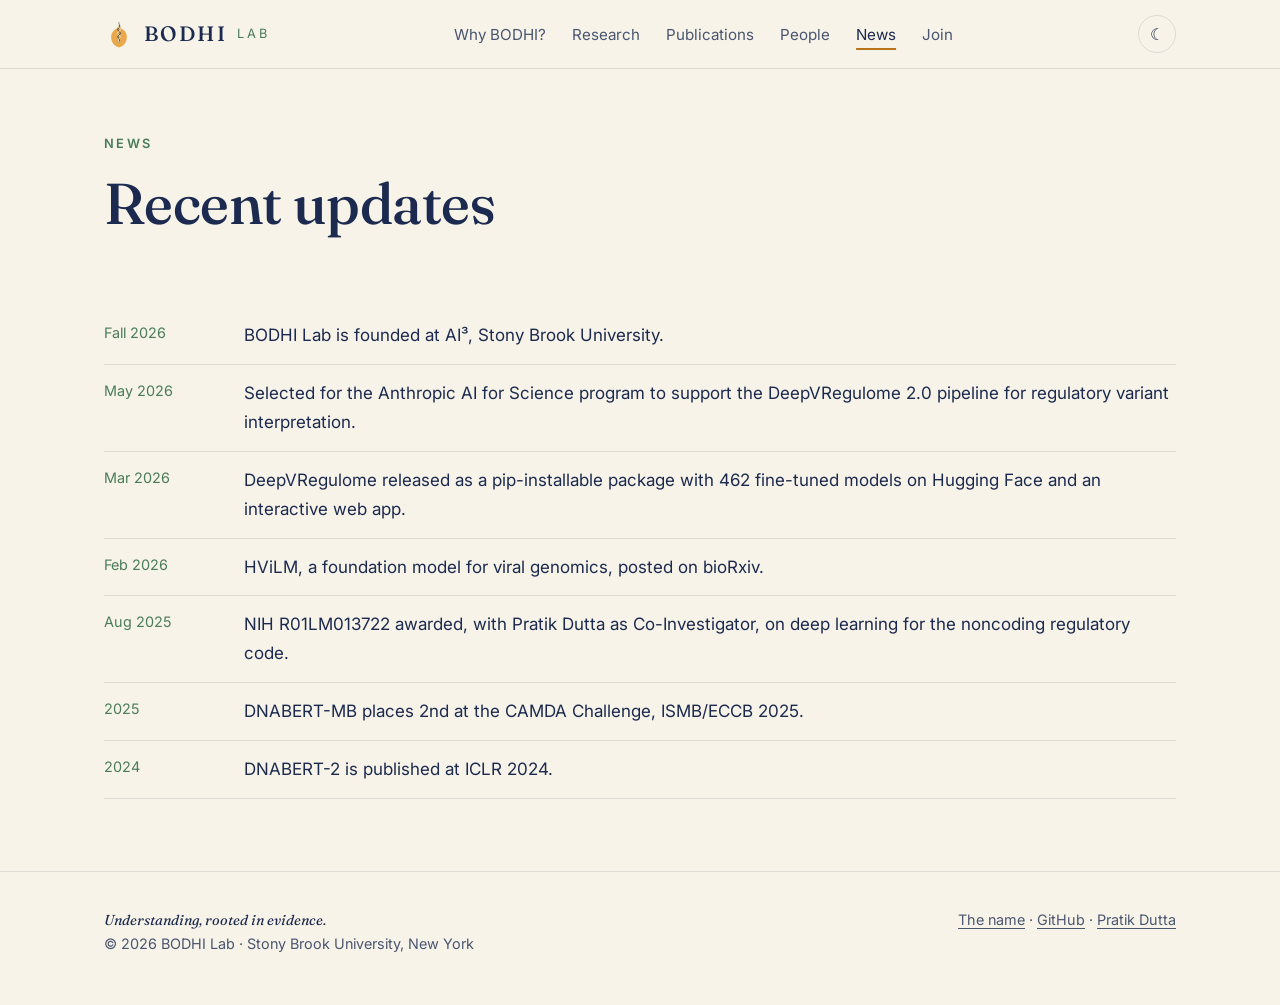
<file: news.html>
<!doctype html>
<html lang="en">
<head>
  <meta charset="utf-8">
  <meta name="viewport" content="width=device-width, initial-scale=1">
  <title>News · BODHI Lab</title>
  <meta name="description" content="News from BODHI Lab.">
  <meta name="theme-color" content="#F7F3E9" media="(prefers-color-scheme: light)">
  <meta name="theme-color" content="#1B2A4E" media="(prefers-color-scheme: dark)">
  <meta property="og:title" content="News · BODHI Lab">
  <meta property="og:description" content="Interpretable and trustworthy AI for biomedicine.">
  <meta property="og:image" content="assets/img/logo-light.svg">
  <link rel="canonical" href="https://bodhiilab.github.io/news.html">
  <meta property="og:url" content="https://bodhiilab.github.io/news.html">
  <link rel="icon" href="assets/img/favicon.svg" type="image/svg+xml">
  <link rel="preconnect" href="https://fonts.googleapis.com">
  <link rel="preconnect" href="https://fonts.gstatic.com" crossorigin>
  <link href="https://fonts.googleapis.com/css2?family=Fraunces:ital,opsz,wght@0,9..144,400;0,9..144,500;1,9..144,400&family=Inter:wght@400;500;600&family=Tiro+Devanagari+Sanskrit&family=Tiro+Bangla&display=swap" rel="stylesheet">
  <link rel="stylesheet" href="assets/css/style.css">
  <script>
    try { var t = localStorage.getItem('bodhi-theme'); if (t) document.documentElement.setAttribute('data-theme', t); } catch (e) {}
  </script>
</head>
<body>
<a class="skip-link" href="#main">Skip to content</a>

<header class="site-header">
  <nav class="wrap nav" aria-label="Main">
    <a class="brand" href="index.html" aria-label="BODHI Lab home">
      <img src="assets/img/favicon.svg" alt="">
      <b>BODHI</b><span>LAB</span>
    </a>
    <ul class="nav-links" id="nav-links">
      <li><a href="name.html">Why BODHI?</a></li>
      <li><a href="research.html">Research</a></li>
      <li><a href="publications.html">Publications</a></li>
      <li><a href="people.html">People</a></li>
      <li><a href="news.html" aria-current="page">News</a></li>
      <li><a href="join.html">Join</a></li>
    </ul>
    <div class="nav-tools">
      <button class="icon-btn" id="theme-btn" aria-label="Switch light or dark theme">&#9788;</button>
      <button class="icon-btn menu-btn" id="menu-btn" aria-label="Open menu" aria-expanded="false">&#9776;</button>
    </div>
  </nav>
</header>

<main id="main">
  <section class="page-head">
    <div class="wrap">
      <div class="eyebrow">News</div>
      <h1>Recent updates</h1>
    </div>
  </section>

  <section class="tight">
    <div class="wrap">
      <ul class="news" id="news-list"></ul>
    </div>
  </section>

</main>

<footer>
  <div class="wrap foot">
    <div><span class="motto">Understanding, rooted in evidence.</span><br>&copy; <span id="year"></span> BODHI Lab · Stony Brook University, New York</div>
    <div><a href="name.html">The name</a> · <a href="https://github.com/BodhiiLab">GitHub</a> · <a href="https://duttaprat.github.io/">Pratik Dutta</a></div>
  </div>
</footer>

<script src="assets/js/bodhi-tree.js"></script>
<script src="assets/js/main.js"></script>
</body>
</html>
</file>
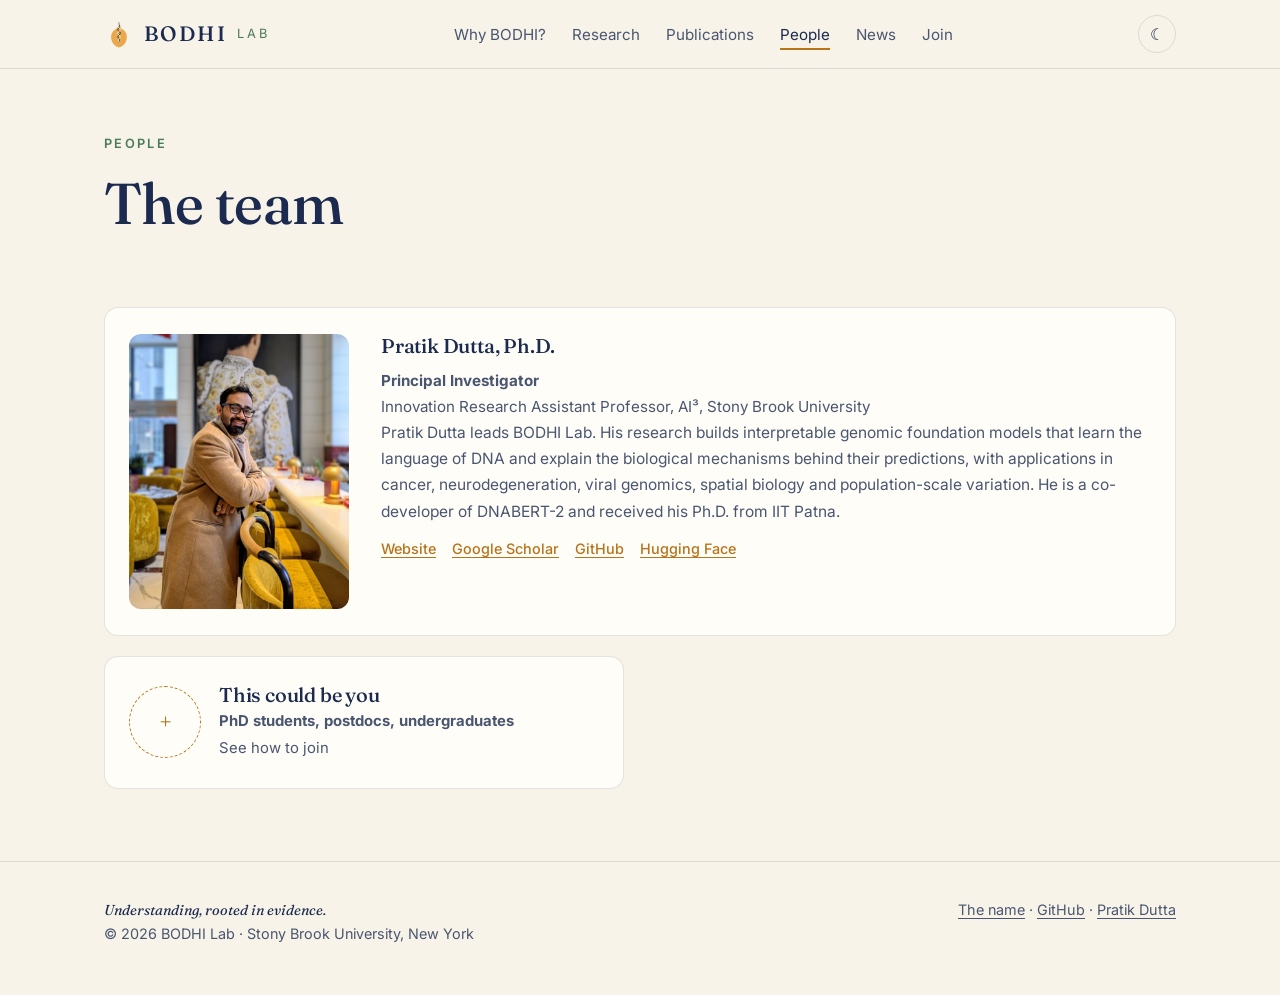
<file: people.html>
<!doctype html>
<html lang="en">
<head>
  <meta charset="utf-8">
  <meta name="viewport" content="width=device-width, initial-scale=1">
  <title>People · BODHI Lab</title>
  <meta name="description" content="Members of BODHI Lab at Stony Brook University.">
  <meta name="theme-color" content="#F7F3E9" media="(prefers-color-scheme: light)">
  <meta name="theme-color" content="#1B2A4E" media="(prefers-color-scheme: dark)">
  <meta property="og:title" content="People · BODHI Lab">
  <meta property="og:description" content="Interpretable and trustworthy AI for biomedicine.">
  <meta property="og:image" content="assets/img/logo-light.svg">
  <link rel="canonical" href="https://bodhiilab.github.io/people.html">
  <meta property="og:url" content="https://bodhiilab.github.io/people.html">
  <link rel="icon" href="assets/img/favicon.svg" type="image/svg+xml">
  <link rel="preconnect" href="https://fonts.googleapis.com">
  <link rel="preconnect" href="https://fonts.gstatic.com" crossorigin>
  <link href="https://fonts.googleapis.com/css2?family=Fraunces:ital,opsz,wght@0,9..144,400;0,9..144,500;1,9..144,400&family=Inter:wght@400;500;600&family=Tiro+Devanagari+Sanskrit&family=Tiro+Bangla&display=swap" rel="stylesheet">
  <link rel="stylesheet" href="assets/css/style.css">
  <script>
    try { var t = localStorage.getItem('bodhi-theme'); if (t) document.documentElement.setAttribute('data-theme', t); } catch (e) {}
  </script>
</head>
<body>
<a class="skip-link" href="#main">Skip to content</a>

<header class="site-header">
  <nav class="wrap nav" aria-label="Main">
    <a class="brand" href="index.html" aria-label="BODHI Lab home">
      <img src="assets/img/favicon.svg" alt="">
      <b>BODHI</b><span>LAB</span>
    </a>
    <ul class="nav-links" id="nav-links">
      <li><a href="name.html">Why BODHI?</a></li>
      <li><a href="research.html">Research</a></li>
      <li><a href="publications.html">Publications</a></li>
      <li><a href="people.html" aria-current="page">People</a></li>
      <li><a href="news.html">News</a></li>
      <li><a href="join.html">Join</a></li>
    </ul>
    <div class="nav-tools">
      <button class="icon-btn" id="theme-btn" aria-label="Switch light or dark theme">&#9788;</button>
      <button class="icon-btn menu-btn" id="menu-btn" aria-label="Open menu" aria-expanded="false">&#9776;</button>
    </div>
  </nav>
</header>

<main id="main">
  <section class="page-head">
    <div class="wrap">
      <div class="eyebrow">People</div>
      <h1>The team</h1>
    </div>
  </section>

  <section class="tight">
    <div class="wrap">
      <div class="people" id="people-list"></div>
    </div>
  </section>

</main>

<footer>
  <div class="wrap foot">
    <div><span class="motto">Understanding, rooted in evidence.</span><br>&copy; <span id="year"></span> BODHI Lab · Stony Brook University, New York</div>
    <div><a href="name.html">The name</a> · <a href="https://github.com/BodhiiLab">GitHub</a> · <a href="https://duttaprat.github.io/">Pratik Dutta</a></div>
  </div>
</footer>

<script src="assets/js/bodhi-tree.js"></script>
<script src="assets/js/main.js"></script>
</body>
</html>
</file>
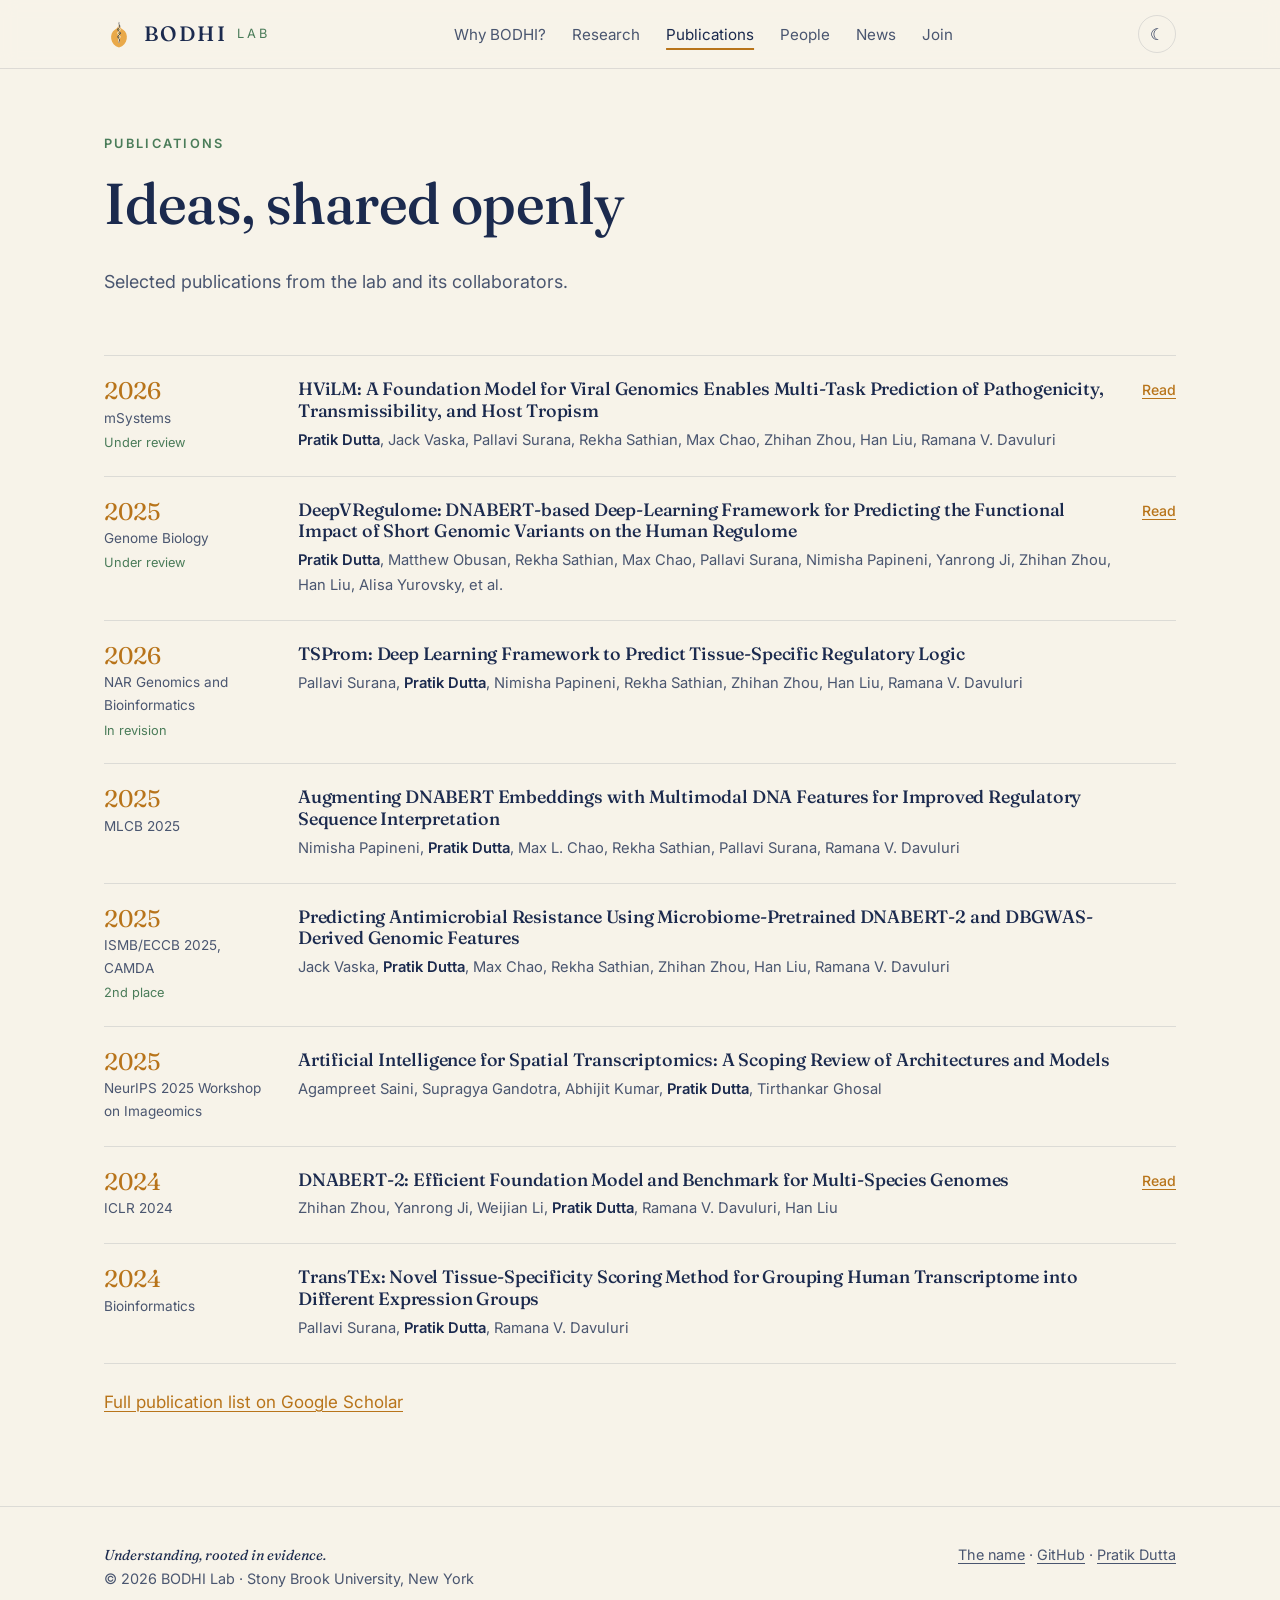
<file: publications.html>
<!doctype html>
<html lang="en">
<head>
  <meta charset="utf-8">
  <meta name="viewport" content="width=device-width, initial-scale=1">
  <title>Publications · BODHI Lab</title>
  <meta name="description" content="Selected publications from BODHI Lab.">
  <meta name="theme-color" content="#F7F3E9" media="(prefers-color-scheme: light)">
  <meta name="theme-color" content="#1B2A4E" media="(prefers-color-scheme: dark)">
  <meta property="og:title" content="Publications · BODHI Lab">
  <meta property="og:description" content="Interpretable and trustworthy AI for biomedicine.">
  <meta property="og:image" content="assets/img/logo-light.svg">
  <link rel="canonical" href="https://bodhiilab.github.io/publications.html">
  <meta property="og:url" content="https://bodhiilab.github.io/publications.html">
  <link rel="icon" href="assets/img/favicon.svg" type="image/svg+xml">
  <link rel="preconnect" href="https://fonts.googleapis.com">
  <link rel="preconnect" href="https://fonts.gstatic.com" crossorigin>
  <link href="https://fonts.googleapis.com/css2?family=Fraunces:ital,opsz,wght@0,9..144,400;0,9..144,500;1,9..144,400&family=Inter:wght@400;500;600&family=Tiro+Devanagari+Sanskrit&family=Tiro+Bangla&display=swap" rel="stylesheet">
  <link rel="stylesheet" href="assets/css/style.css">
  <script>
    try { var t = localStorage.getItem('bodhi-theme'); if (t) document.documentElement.setAttribute('data-theme', t); } catch (e) {}
  </script>
</head>
<body>
<a class="skip-link" href="#main">Skip to content</a>

<header class="site-header">
  <nav class="wrap nav" aria-label="Main">
    <a class="brand" href="index.html" aria-label="BODHI Lab home">
      <img src="assets/img/favicon.svg" alt="">
      <b>BODHI</b><span>LAB</span>
    </a>
    <ul class="nav-links" id="nav-links">
      <li><a href="name.html">Why BODHI?</a></li>
      <li><a href="research.html">Research</a></li>
      <li><a href="publications.html" aria-current="page">Publications</a></li>
      <li><a href="people.html">People</a></li>
      <li><a href="news.html">News</a></li>
      <li><a href="join.html">Join</a></li>
    </ul>
    <div class="nav-tools">
      <button class="icon-btn" id="theme-btn" aria-label="Switch light or dark theme">&#9788;</button>
      <button class="icon-btn menu-btn" id="menu-btn" aria-label="Open menu" aria-expanded="false">&#9776;</button>
    </div>
  </nav>
</header>

<main id="main">
  <section class="page-head">
    <div class="wrap">
      <div class="eyebrow">Publications</div>
      <h1>Ideas, shared openly</h1>
      <p class="lede">Selected publications from the lab and its collaborators.</p>
    </div>
  </section>

  <section class="tight">
    <div class="wrap">
      <ol class="pubs" id="pubs-list"></ol>
      <p class="more"><a id="scholar-link" href="#">Full publication list on Google Scholar</a></p>
    </div>
  </section>

</main>

<footer>
  <div class="wrap foot">
    <div><span class="motto">Understanding, rooted in evidence.</span><br>&copy; <span id="year"></span> BODHI Lab · Stony Brook University, New York</div>
    <div><a href="name.html">The name</a> · <a href="https://github.com/BodhiiLab">GitHub</a> · <a href="https://duttaprat.github.io/">Pratik Dutta</a></div>
  </div>
</footer>

<script src="assets/js/bodhi-tree.js"></script>
<script src="assets/js/main.js"></script>
</body>
</html>
</file>
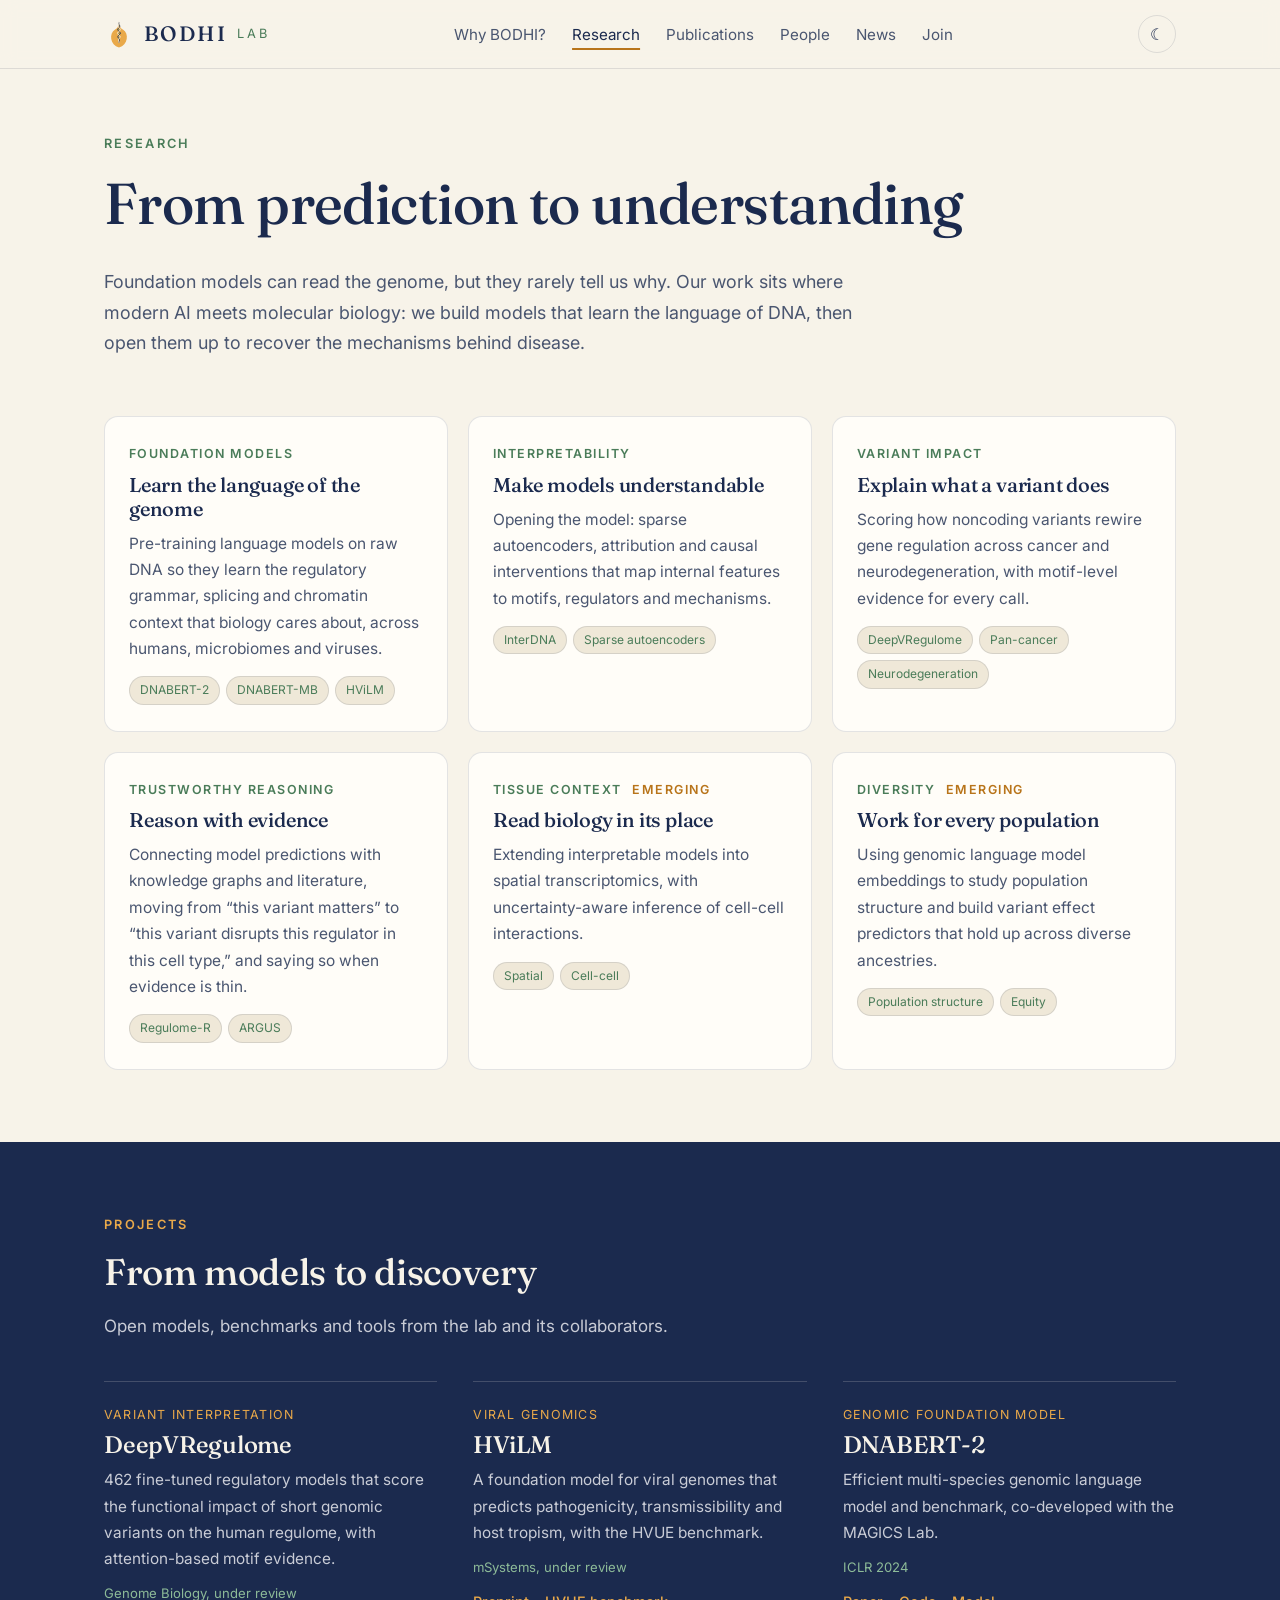
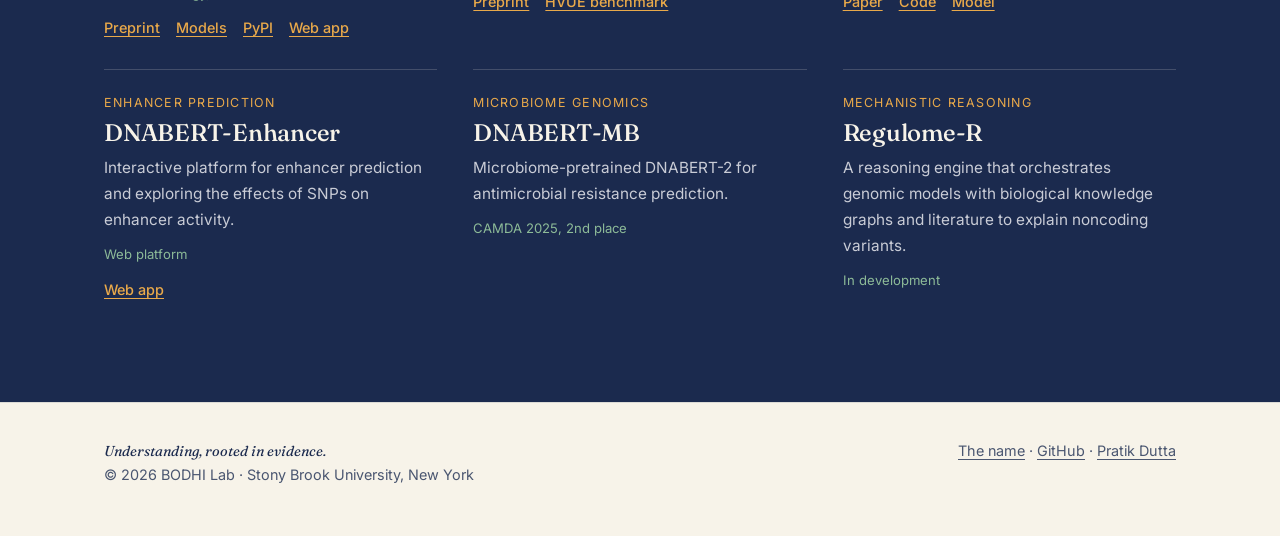
<file: research.html>
<!doctype html>
<html lang="en">
<head>
  <meta charset="utf-8">
  <meta name="viewport" content="width=device-width, initial-scale=1">
  <title>Research · BODHI Lab</title>
  <meta name="description" content="Research themes and projects at BODHI Lab: genomic foundation models, interpretability, variant interpretation and evidence-based reasoning.">
  <meta name="theme-color" content="#F7F3E9" media="(prefers-color-scheme: light)">
  <meta name="theme-color" content="#1B2A4E" media="(prefers-color-scheme: dark)">
  <meta property="og:title" content="Research · BODHI Lab">
  <meta property="og:description" content="Interpretable and trustworthy AI for biomedicine.">
  <meta property="og:image" content="assets/img/logo-light.svg">
  <link rel="canonical" href="https://bodhiilab.github.io/research.html">
  <meta property="og:url" content="https://bodhiilab.github.io/research.html">
  <link rel="icon" href="assets/img/favicon.svg" type="image/svg+xml">
  <link rel="preconnect" href="https://fonts.googleapis.com">
  <link rel="preconnect" href="https://fonts.gstatic.com" crossorigin>
  <link href="https://fonts.googleapis.com/css2?family=Fraunces:ital,opsz,wght@0,9..144,400;0,9..144,500;1,9..144,400&family=Inter:wght@400;500;600&family=Tiro+Devanagari+Sanskrit&family=Tiro+Bangla&display=swap" rel="stylesheet">
  <link rel="stylesheet" href="assets/css/style.css">
  <script>
    try { var t = localStorage.getItem('bodhi-theme'); if (t) document.documentElement.setAttribute('data-theme', t); } catch (e) {}
  </script>
</head>
<body>
<a class="skip-link" href="#main">Skip to content</a>

<header class="site-header">
  <nav class="wrap nav" aria-label="Main">
    <a class="brand" href="index.html" aria-label="BODHI Lab home">
      <img src="assets/img/favicon.svg" alt="">
      <b>BODHI</b><span>LAB</span>
    </a>
    <ul class="nav-links" id="nav-links">
      <li><a href="name.html">Why BODHI?</a></li>
      <li><a href="research.html" aria-current="page">Research</a></li>
      <li><a href="publications.html">Publications</a></li>
      <li><a href="people.html">People</a></li>
      <li><a href="news.html">News</a></li>
      <li><a href="join.html">Join</a></li>
    </ul>
    <div class="nav-tools">
      <button class="icon-btn" id="theme-btn" aria-label="Switch light or dark theme">&#9788;</button>
      <button class="icon-btn menu-btn" id="menu-btn" aria-label="Open menu" aria-expanded="false">&#9776;</button>
    </div>
  </nav>
</header>

<main id="main">
  <section class="page-head">
    <div class="wrap">
      <div class="eyebrow">Research</div>
      <h1>From prediction to understanding</h1>
      <p class="lede">Foundation models can read the genome, but they rarely tell us why. Our work sits where modern AI meets molecular biology: we build models that learn the language of DNA, then open them up to recover the mechanisms behind disease.</p>
    </div>
  </section>

  <section class="tight">
    <div class="wrap">
      <div class="cards three" id="themes"></div>
    </div>
  </section>

  <section id="projects" class="band">
    <div class="wrap">
      <div class="section-head reveal">
        <div class="eyebrow">Projects</div>
        <h2>From models to discovery</h2>
        <p>Open models, benchmarks and tools from the lab and its collaborators.</p>
      </div>
      <div class="projects" id="projects-grid"></div>
    </div>
  </section>

</main>

<footer>
  <div class="wrap foot">
    <div><span class="motto">Understanding, rooted in evidence.</span><br>&copy; <span id="year"></span> BODHI Lab · Stony Brook University, New York</div>
    <div><a href="name.html">The name</a> · <a href="https://github.com/BodhiiLab">GitHub</a> · <a href="https://duttaprat.github.io/">Pratik Dutta</a></div>
  </div>
</footer>

<script src="assets/js/bodhi-tree.js"></script>
<script src="assets/js/main.js"></script>
</body>
</html>
</file>
<file: assets/css/style.css>
/* BODHI Lab: Bodhi Dawn palette */
:root {
  --indigo: #1B2A4E;
  --saffron: #E9A94A;
  --green: #4A7C59;
  --cream: #F7F3E9;

  --bg: var(--cream);
  --bg-soft: #EFE8D8;
  --card: #FFFDF8;
  --text: var(--indigo);
  --text-soft: #4A5670;
  --accent: #B8741A;          /* saffron darkened for readable links on cream */
  --accent-fill: var(--saffron);
  --leaf: var(--green);
  --line: rgba(27, 42, 78, 0.12);

  --serif: "Fraunces", Georgia, "Times New Roman", serif;
  --sans: "Inter", system-ui, -apple-system, "Segoe UI", sans-serif;
  --deva: "Tiro Devanagari Sanskrit", "Noto Serif Devanagari", serif;
  --max: 1120px;
  --radius: 14px;
}
:root[data-theme="dark"] {
  --bg: var(--indigo);
  --bg-soft: #22335C;
  --card: #213158;
  --text: var(--cream);
  --text-soft: #C9CCD6;
  --accent: var(--saffron);
  --leaf: #8DBB98;
  --line: rgba(247, 243, 233, 0.14);
}
@media (prefers-color-scheme: dark) {
  :root:not([data-theme="light"]) {
    --bg: var(--indigo);
    --bg-soft: #22335C;
    --card: #213158;
    --text: var(--cream);
    --text-soft: #C9CCD6;
    --accent: var(--saffron);
    --leaf: #8DBB98;
    --line: rgba(247, 243, 233, 0.14);
  }
}

* { box-sizing: border-box; }
html { scroll-behavior: smooth; }
body {
  margin: 0; background: var(--bg); color: var(--text);
  font-family: var(--sans); font-size: 17px; line-height: 1.7;
  -webkit-font-smoothing: antialiased;
}
img, svg { max-width: 100%; }
a { color: var(--accent); text-decoration-thickness: 1px; text-underline-offset: 3px; }
a:hover { color: var(--text); }
h1, h2, h3 { font-family: var(--serif); font-weight: 500; line-height: 1.2; margin: 0 0 0.5em; letter-spacing: -0.01em; }
h1 { font-size: clamp(2.2rem, 5vw, 3.6rem); }
h2 { font-size: clamp(1.7rem, 3vw, 2.3rem); }
h3 { font-size: 1.25rem; }
p { margin: 0 0 1em; }
.wrap { max-width: var(--max); margin: 0 auto; padding: 0 24px; }
.deva { font-family: var(--deva); }
.eyebrow { font-size: 0.8rem; letter-spacing: 0.18em; text-transform: uppercase; color: var(--leaf); font-weight: 600; margin-bottom: 0.9rem; }

/* Header */
.site-header {
  position: sticky; top: 0; z-index: 10;
  background: color-mix(in srgb, var(--bg) 88%, transparent);
  backdrop-filter: blur(8px); border-bottom: 1px solid var(--line);
}
.nav { display: flex; align-items: center; justify-content: space-between; height: 68px; gap: 16px; }
.brand { display: flex; align-items: center; gap: 10px; text-decoration: none; color: var(--text); }
.brand img { width: 30px; height: 30px; }
.brand b { font-family: var(--serif); font-weight: 500; font-size: 1.3rem; letter-spacing: 0.12em; }
.brand span { font-size: 0.8rem; letter-spacing: 0.2em; color: var(--leaf); }
.nav-links { display: flex; gap: 26px; list-style: none; margin: 0; padding: 0; }
.nav-links a { color: var(--text-soft); text-decoration: none; font-size: 0.95rem; }
.nav-links a:hover { color: var(--text); }
.nav-tools { display: flex; align-items: center; gap: 8px; }
.icon-btn {
  width: 38px; height: 38px; border-radius: 50%; border: 1px solid var(--line);
  background: transparent; color: var(--text); cursor: pointer; font-size: 1rem;
  display: inline-flex; align-items: center; justify-content: center;
}
.menu-btn { display: none; }

/* Hero */
.hero { padding: 64px 0 40px; overflow: hidden; }
.hero-grid { display: grid; grid-template-columns: 1.1fr 0.9fr; align-items: center; gap: 40px; }
.hero h1 em { font-style: italic; color: var(--accent); }
.hero .lede { font-size: 1.15rem; color: var(--text-soft); max-width: 34em; }
.acronym { margin: 1.4rem 0 2rem; font-size: 0.98rem; color: var(--text-soft); }
.acronym b { color: var(--text); font-weight: 600; }
.cta { display: flex; flex-wrap: wrap; gap: 12px; }
.btn {
  display: inline-block; padding: 12px 22px; border-radius: 999px; text-decoration: none;
  font-weight: 500; font-size: 0.97rem; border: 1px solid var(--text); color: var(--text);
}
.btn.primary { background: var(--indigo); color: var(--cream); border-color: var(--indigo); }
:root[data-theme="dark"] .btn.primary { background: var(--saffron); color: var(--indigo); border-color: var(--saffron); }
@media (prefers-color-scheme: dark) { :root:not([data-theme="light"]) .btn.primary { background: var(--saffron); color: var(--indigo); border-color: var(--saffron); } }
.btn:hover { transform: translateY(-1px); }
.tree-box { position: relative; }
.tree-box svg { width: 100%; height: auto; display: block; }
.tree-caption { text-align: center; font-size: 0.85rem; color: var(--text-soft); margin-top: -6px; }
.tree-caption .deva { font-size: 1.05rem; color: var(--accent); margin-right: 6px; }

/* Sections */
section { padding: 72px 0; }
.section-head { max-width: 44em; margin-bottom: 40px; }
.section-head p { color: var(--text-soft); }
.alt { background: var(--bg-soft); }

.cards { display: grid; grid-template-columns: repeat(auto-fit, minmax(240px, 1fr)); gap: 20px; }
.card {
  background: var(--card); border: 1px solid var(--line); border-radius: var(--radius);
  padding: 26px 24px;
}
.card .num { font-family: var(--serif); color: var(--accent); font-size: 0.95rem; letter-spacing: 0.1em; }
.card p { color: var(--text-soft); font-size: 0.97rem; margin: 0; }
.card .tags { margin-top: 14px; display: flex; flex-wrap: wrap; gap: 6px; }
.tag { font-size: 0.75rem; padding: 3px 10px; border-radius: 999px; background: var(--bg-soft); color: var(--leaf); border: 1px solid var(--line); }

/* Name story */
.story { display: grid; grid-template-columns: 0.8fr 1.2fr; gap: 48px; align-items: start; }
.story-glyph { font-family: var(--deva); font-size: clamp(4rem, 10vw, 7rem); line-height: 1; color: var(--accent); }
.story-glyph small { display: block; font-family: var(--serif); font-size: 1rem; color: var(--text-soft); margin-top: 12px; font-style: italic; }
.palette { display: flex; gap: 10px; margin-top: 22px; flex-wrap: wrap; }
.swatch { display: flex; align-items: center; gap: 8px; font-size: 0.82rem; color: var(--text-soft); }
.swatch i { width: 18px; height: 18px; border-radius: 50%; border: 1px solid var(--line); display: inline-block; }

/* Outputs list */
.outputs { list-style: none; margin: 0; padding: 0; border-top: 1px solid var(--line); }
.outputs li { display: grid; grid-template-columns: 170px 1fr auto; gap: 20px; padding: 18px 0; border-bottom: 1px solid var(--line); align-items: baseline; }
.outputs .name { font-family: var(--serif); font-size: 1.15rem; }
.outputs .desc { color: var(--text-soft); font-size: 0.97rem; }
.outputs .venue { font-size: 0.82rem; color: var(--leaf); white-space: nowrap; }

/* People */
.people { display: grid; grid-template-columns: repeat(auto-fit, minmax(260px, 1fr)); gap: 20px; }
.person { display: flex; gap: 18px; align-items: center; }
.avatar {
  width: 72px; height: 72px; border-radius: 50%; flex: none;
  background: var(--indigo); color: var(--saffron); display: flex; align-items: center; justify-content: center;
  font-family: var(--serif); font-size: 1.5rem;
}
.person.open .avatar { background: transparent; border: 1.5px dashed var(--accent); color: var(--accent); }
.person h3 { margin: 0; }
.person p { margin: 2px 0 0; font-size: 0.93rem; color: var(--text-soft); }

/* News */
.news { list-style: none; padding: 0; margin: 0; }
.news li { display: grid; grid-template-columns: 120px 1fr; gap: 20px; padding: 14px 0; border-bottom: 1px solid var(--line); }
.news time { color: var(--leaf); font-size: 0.9rem; }

/* Join */
.join { text-align: center; }
.join p { max-width: 38em; margin: 0 auto 1.4em; color: var(--text-soft); }

/* Footer */
footer { border-top: 1px solid var(--line); padding: 36px 0 48px; font-size: 0.9rem; color: var(--text-soft); }
.foot { display: flex; justify-content: space-between; flex-wrap: wrap; gap: 16px; }
footer a { color: var(--text-soft); }

/* Motion */
.reveal { opacity: 0; transform: translateY(14px); transition: opacity 0.7s ease, transform 0.7s ease; }
.reveal.in { opacity: 1; transform: none; }
@media (prefers-reduced-motion: reduce) { .reveal { opacity: 1; transform: none; transition: none; } html { scroll-behavior: auto; } }

/* Responsive */
@media (max-width: 860px) {
  .hero-grid, .story { grid-template-columns: 1fr; }
  .tree-box { max-width: 380px; margin: 0 auto; order: -1; }
  .hero { padding-top: 32px; }
  .outputs li { grid-template-columns: 1fr; gap: 4px; }
  .news li { grid-template-columns: 1fr; gap: 2px; }
  .menu-btn { display: inline-flex; }
  .nav-links {
    display: none; position: absolute; top: 68px; left: 0; right: 0; flex-direction: column; gap: 0;
    background: var(--bg); border-bottom: 1px solid var(--line); padding: 8px 24px 16px;
  }
  .nav-links.open { display: flex; }
  .nav-links a { display: block; padding: 10px 0; }
}

/* Glyphs: single saffron colour (darker saffron on cream for contrast) */
.bn { font-family: "Tiro Bangla", "Noto Serif Bengali", serif; }
.glyph.green { color: var(--leaf); }
.glyph { color: var(--accent); display: inline-block; padding: 0.12em 0.1em; line-height: 1.3; }
.tree-caption .glyph { font-size: 1.5rem; }
.tree-caption .glyph-line { display: block; margin-bottom: -2px; }

/* Name page */
.name-hero { padding: 72px 0 24px; text-align: center; }
.glyphs { display: flex; justify-content: center; align-items: baseline; gap: 28px; flex-wrap: wrap; line-height: 1.25; }
.glyphs .deva, .glyphs .bn { font-size: clamp(4rem, 12vw, 7.5rem); }
.glyphs .sep { font-size: 2rem; color: var(--text-soft); }
.name-hero .gloss { font-family: var(--serif); font-style: italic; color: var(--text-soft); margin-top: 8px; }
.prose { max-width: 42em; margin: 0 auto; }
.prose h2 { margin-top: 0.4em; }
.prose p { color: var(--text-soft); }
.prose p b, .prose p em { color: var(--text); }
.layer { display: grid; grid-template-columns: 56px 1fr; gap: 18px; padding: 26px 0; border-bottom: 1px solid var(--line); }
.layer:last-child { border-bottom: 0; }
.layer .n { font-family: var(--serif); font-size: 2rem; color: var(--accent); line-height: 1; }
.layer h3 { margin-bottom: 0.3em; }
.mark-row { display: grid; grid-template-columns: 260px 1fr; gap: 32px; align-items: center; }
@media (max-width: 860px) { .mark-row { grid-template-columns: 1fr; } .mark-row svg { max-width: 260px; margin: 0 auto; display: block; } }

/* ===== Merge additions: projects, publications, PI card, tree controls ===== */
.skip-link { position: absolute; left: -999px; top: 8px; z-index: 50; background: var(--indigo); color: var(--cream); padding: 8px 14px; border-radius: 8px; }
.skip-link:focus { left: 12px; }
section[id] { scroll-margin-top: 72px; }

.cards.three { grid-template-columns: repeat(auto-fit, minmax(300px, 1fr)); }
.card .label { font-size: 0.78rem; letter-spacing: 0.12em; text-transform: uppercase; color: var(--leaf); font-weight: 600; margin-bottom: 8px; }
.card .emerging { color: var(--accent); margin-left: 6px; }

/* Indigo band for projects (works in both themes) */
.band { background: #1B2A4E; color: #F7F3E9; }
:root[data-theme="dark"] .band { background: #14203D; }
@media (prefers-color-scheme: dark) { :root:not([data-theme="light"]) .band { background: #14203D; } }
.band .eyebrow { color: #E9A94A; }
.band .section-head p { color: #C9CCD6; }
.projects { display: grid; grid-template-columns: repeat(auto-fit, minmax(300px, 1fr)); gap: 0 36px; }
.project { border-top: 1px solid rgba(247, 243, 233, 0.18); padding: 22px 0 28px; }
.project .kind { font-size: 0.78rem; letter-spacing: 0.1em; text-transform: uppercase; color: #E9A94A; margin-bottom: 6px; }
.project h3 { font-size: 1.5rem; color: #F7F3E9; margin-bottom: 0.3em; }
.project p { color: #C9CCD6; font-size: 0.96rem; margin-bottom: 10px; }
.project .status { font-size: 0.82rem; color: #8DBB98; }
.plinks { display: flex; flex-wrap: wrap; gap: 6px 16px; margin-top: 12px; }
.plinks a { font-size: 0.9rem; font-weight: 500; }
.band .plinks a { color: #E9A94A; }
.band .plinks a:hover { color: #F7F3E9; }

/* Publications */
.pubs { list-style: none; margin: 0; padding: 0; border-top: 1px solid var(--line); }
.pubs li { display: grid; grid-template-columns: 170px 1fr auto; gap: 24px; padding: 22px 0; border-bottom: 1px solid var(--line); align-items: start; }
.pmeta { display: flex; flex-direction: column; gap: 2px; font-size: 0.85rem; color: var(--text-soft); }
.pyear { font-family: var(--serif); font-size: 1.5rem; color: var(--accent); line-height: 1.1; }
.pstatus { color: var(--leaf); font-size: 0.8rem; }
.pubs h3 { font-size: 1.12rem; margin-bottom: 0.35em; }
.pubs h3 a { color: var(--text); text-decoration: none; }
.pubs h3 a:hover { color: var(--accent); }
.pubs p { margin: 0; font-size: 0.92rem; color: var(--text-soft); }
.pubs p b { color: var(--text); font-weight: 600; }
.pread { font-size: 0.88rem; font-weight: 500; white-space: nowrap; }
.more { margin-top: 24px; }

/* PI card */
.people { grid-template-columns: 1fr; }
.pi { display: grid; grid-template-columns: 220px 1fr; gap: 32px; align-items: start; }
.pi img { width: 100%; height: auto; border-radius: 12px; display: block; aspect-ratio: 4 / 5; object-fit: cover; }
.pi .role { color: var(--text-soft); font-size: 0.95rem; }
.pi p { color: var(--text-soft); }
.person.open { max-width: 520px; text-decoration: none; color: inherit; }

/* Tree controls */
.tree-controls { display: flex; justify-content: center; gap: 8px; margin: 2px 0 6px; }
.chip { font: inherit; font-size: 0.85rem; padding: 6px 16px; border-radius: 999px; border: 1px solid var(--line); background: var(--card); color: var(--text); cursor: pointer; }
.chip:hover { border-color: var(--accent); color: var(--accent); }
.chip:focus-visible, .btn:focus-visible, .icon-btn:focus-visible { outline: 2px solid var(--accent); outline-offset: 2px; }

.motto { font-family: var(--serif); font-style: italic; color: var(--text); }
.join .email a { font-size: 1.05rem; }

@media (max-width: 860px) {
  .pubs li { grid-template-columns: 1fr; gap: 6px; }
  .pmeta { flex-direction: row; flex-wrap: wrap; gap: 4px 12px; align-items: baseline; }
  .pi { grid-template-columns: 1fr; }
  .pi img { max-width: 260px; }
}

/* ===== Multi-page ===== */
.page-head { padding: 64px 0 8px; }
.page-head .lede { font-size: 1.12rem; color: var(--text-soft); max-width: 42em; }
section.tight { padding-top: 32px; }
.nav-links a[aria-current="page"] { color: var(--text); text-decoration: underline; text-decoration-color: var(--accent); text-decoration-thickness: 2px; text-underline-offset: 8px; }
.band a.on-band { color: #E9A94A; }
.band .more { margin-top: 12px; }
.join-cta { text-align: center; margin-top: 40px; }
.join-cta p { color: var(--text-soft); }

/* ===== Name page: three roots, maps, motto ===== */
.name-hero .eyebrow, .name-hero .gloss { color: var(--text); }
.roots { display: grid; grid-template-columns: repeat(3, minmax(0, 1fr)); gap: 24px; }
.root-card { background: var(--card); border: 1px solid var(--line); border-radius: var(--radius); padding: 22px 24px 26px; }
.root-card figure { margin: 0 0 14px; background: var(--bg-soft); border-radius: 10px; padding: 12px 12px 6px; }
.root-card figcaption { text-align: center; font-size: 0.78rem; letter-spacing: 0.12em; text-transform: uppercase; color: var(--text-soft); margin-top: 2px; }
.root-card .label { font-size: 0.78rem; letter-spacing: 0.12em; text-transform: uppercase; color: var(--leaf); font-weight: 600; margin-bottom: 6px; }
.root-card p { color: var(--text-soft); font-size: 0.96rem; }
.root-card p b, .root-card p em { color: var(--text); }
svg.map { width: 100%; height: auto; display: block; }
.map-hi-saffron { fill: #E9A94A; fill-opacity: 0.85; stroke: #B8741A; stroke-width: 1; }
.map-hi-green { fill: #4A7C59; fill-opacity: 0.8; stroke: #35603F; stroke-width: 1; }
.map-dot { fill: var(--text); }
.map-label { font: 500 14px var(--sans); fill: var(--text); stroke: var(--bg-soft); stroke-width: 3px; paint-order: stroke; }
.sci-a { fill: none; stroke: #1B2A4E; stroke-width: 2.4; stroke-linecap: round; }
.sci-b { fill: none; stroke: #E9A94A; stroke-width: 2.4; stroke-linecap: round; }
.sci-rung { stroke: #4A7C59; stroke-width: 1.2; opacity: 0.8; }
.sci-edge { stroke: var(--text-soft); stroke-width: 0.7; opacity: 0.35; }
.sci-hot { fill: none; stroke: #E9A94A; stroke-width: 2.6; stroke-linecap: round; stroke-linejoin: round; }
.sci-node { fill: var(--card); stroke: var(--text-soft); stroke-width: 1.2; }
.sci-node-hot { fill: #E9A94A; stroke: #B8741A; stroke-width: 1.2; }
.sci-leaf { fill: #4A7C59; }
.sci-vein { stroke: #F7F3E9; stroke-width: 1.2; opacity: 0.8; }
:root[data-theme="dark"] .sci-a { stroke: #F7F3E9; }
@media (prefers-color-scheme: dark) { :root:not([data-theme="light"]) .sci-a { stroke: #F7F3E9; } }

.motto-sec { padding: 56px 0 72px; text-align: center; border-top: 1px solid var(--line); }
.motto-sec blockquote { margin: 0 auto; max-width: 40em; }
.motto-sec .sk { font-size: clamp(1.6rem, 3.4vw, 2.3rem); color: var(--accent); margin: 0 0 6px; line-height: 1.4; }
.motto-sec .translit { font-family: var(--serif); font-style: italic; color: var(--text-soft); margin: 0 0 10px; }
.motto-sec .trans { font-family: var(--serif); font-size: 1.35rem; color: var(--text); margin: 0 0 12px; }
.motto-sec footer { font-size: 0.85rem; color: var(--leaf); border: 0; padding: 0; }
.motto-note { max-width: 38em; margin: 24px auto 0; color: var(--text-soft); }

@media (max-width: 960px) { .roots { grid-template-columns: 1fr; max-width: 560px; margin: 0 auto; } }
.name-title { margin: 0 0 4px; }
</file>
